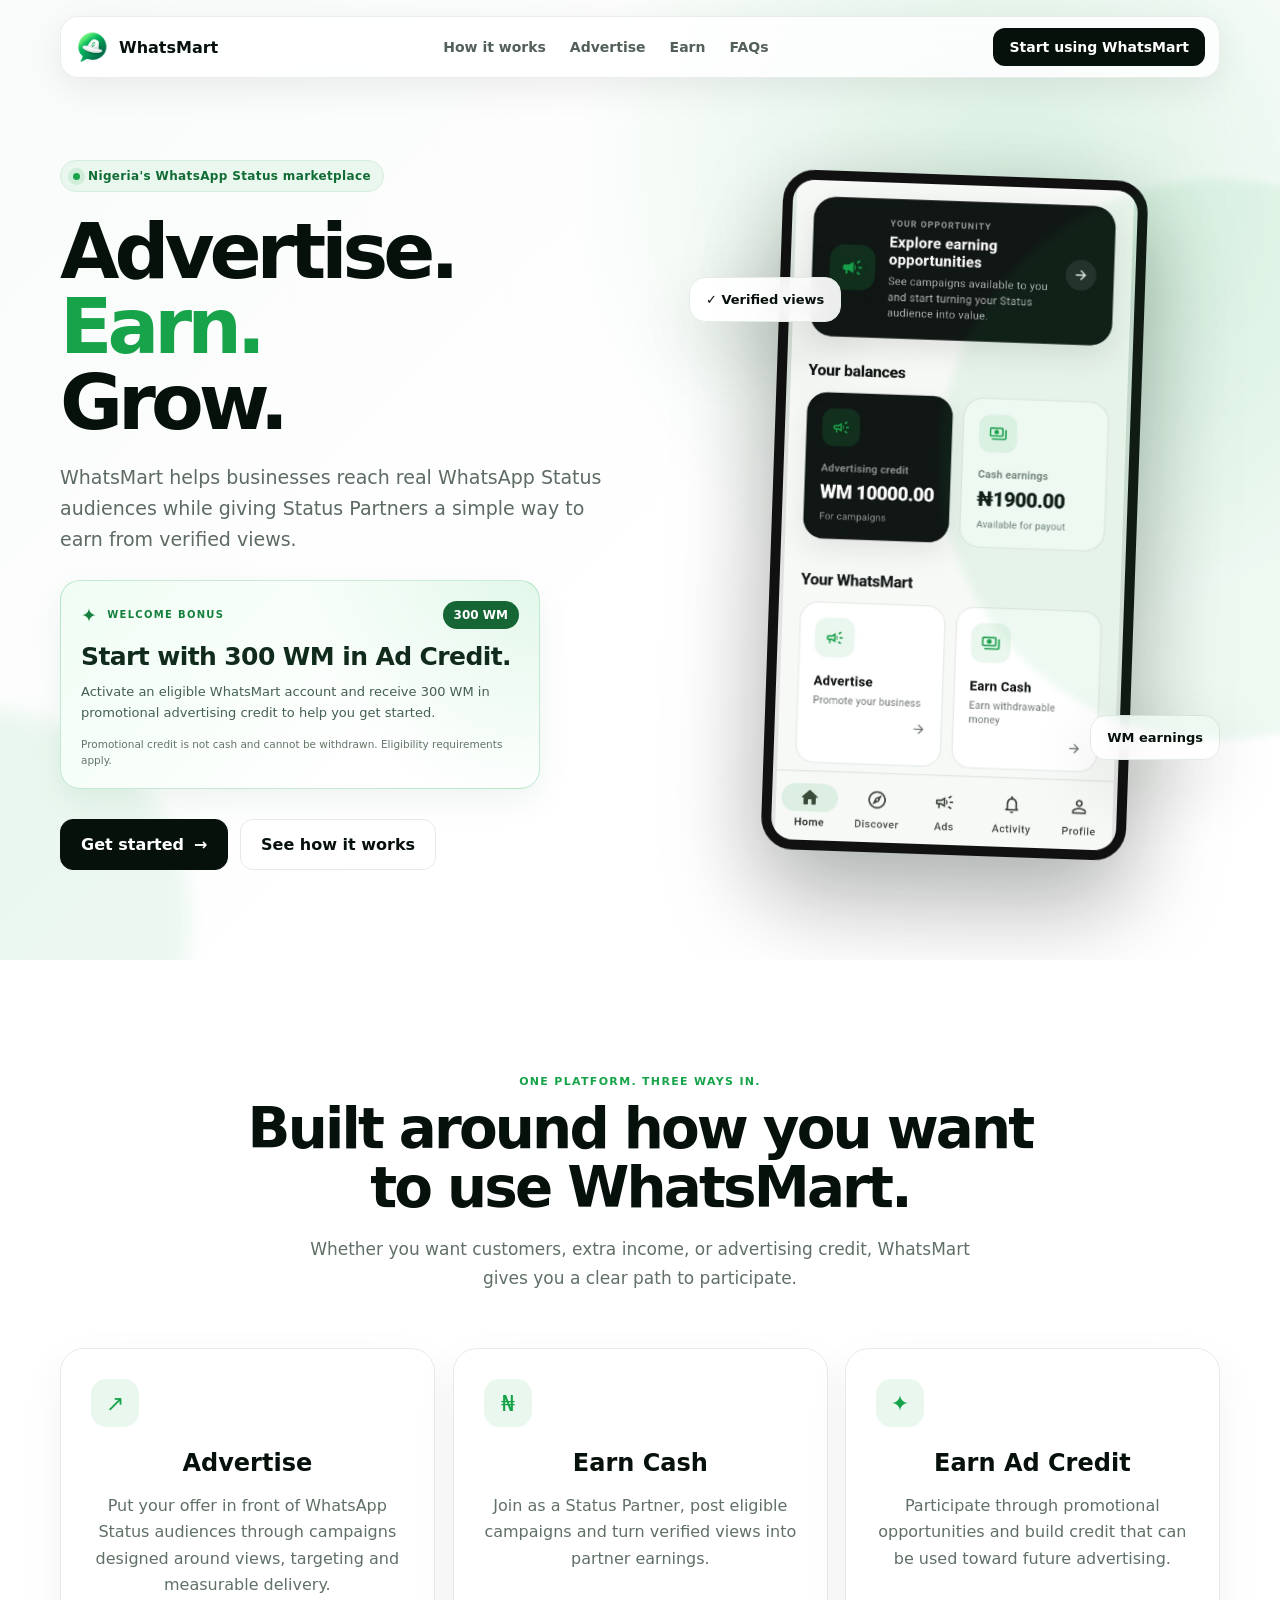
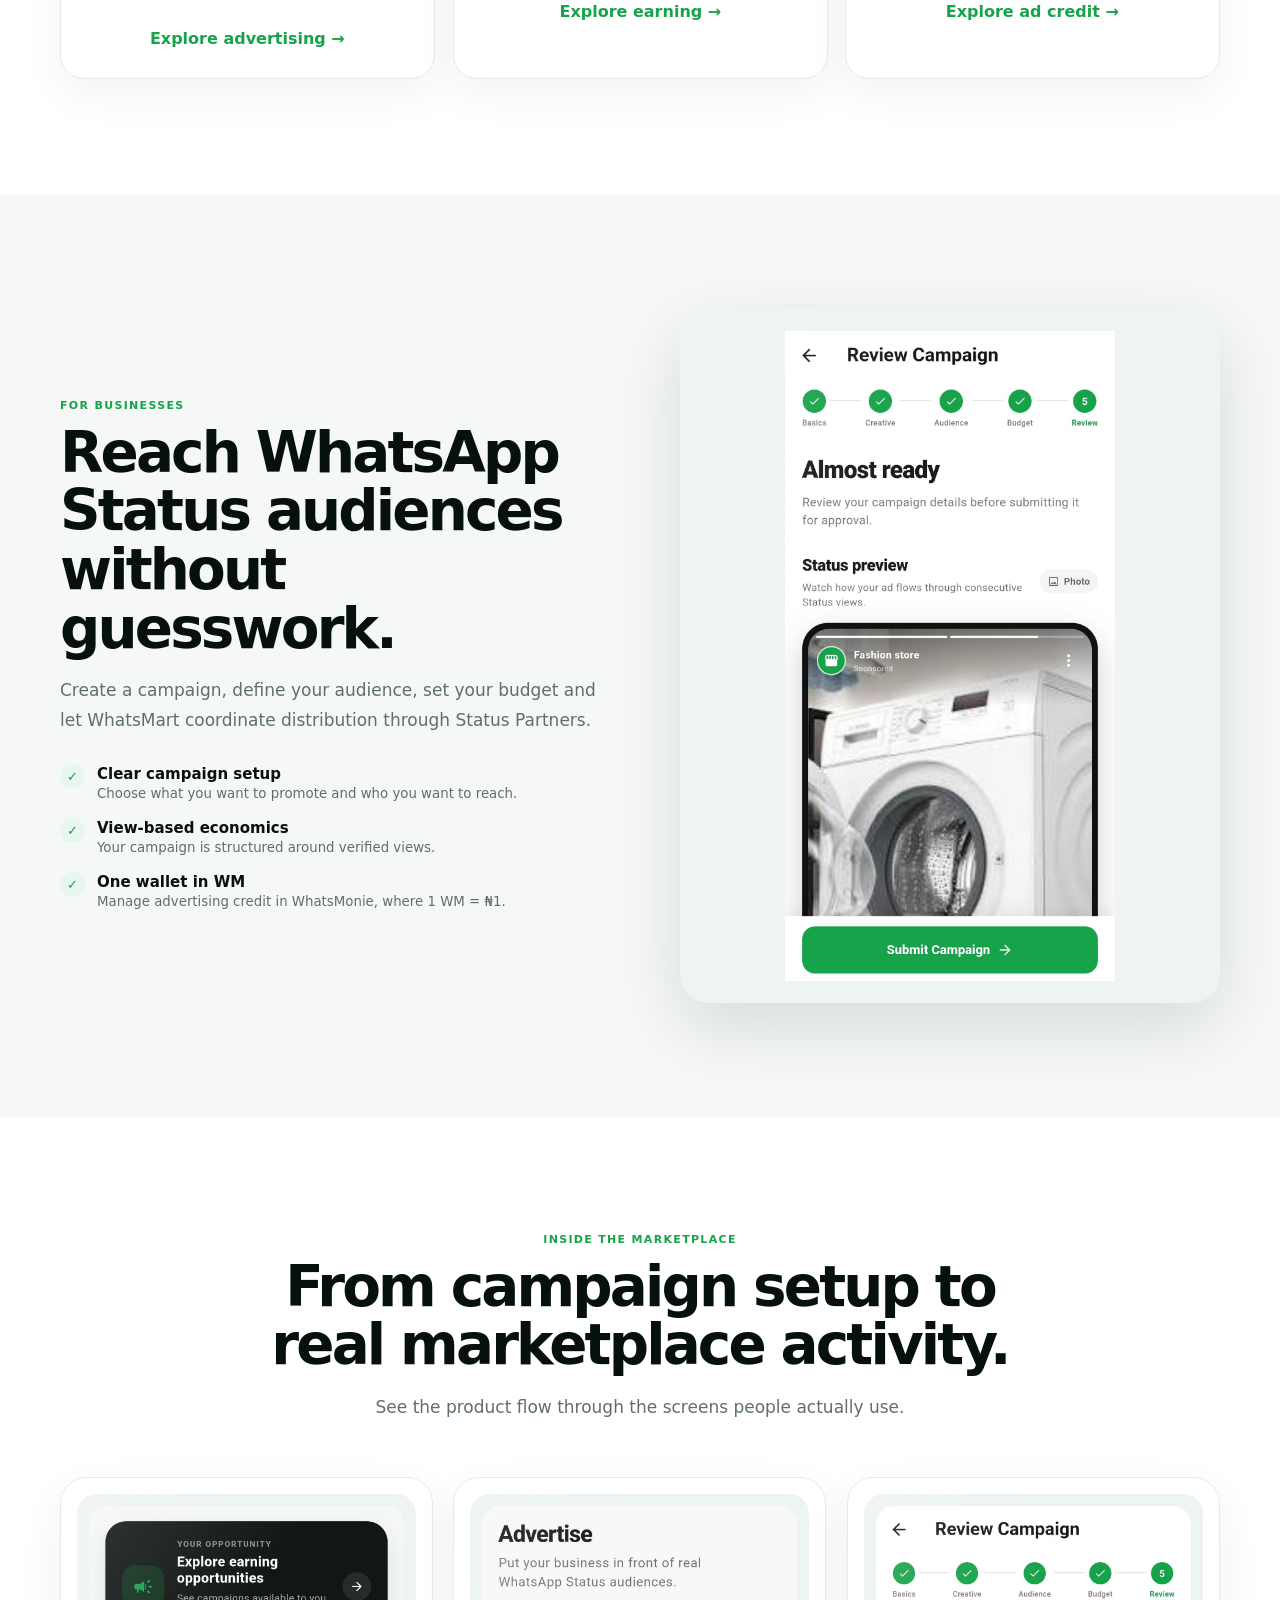
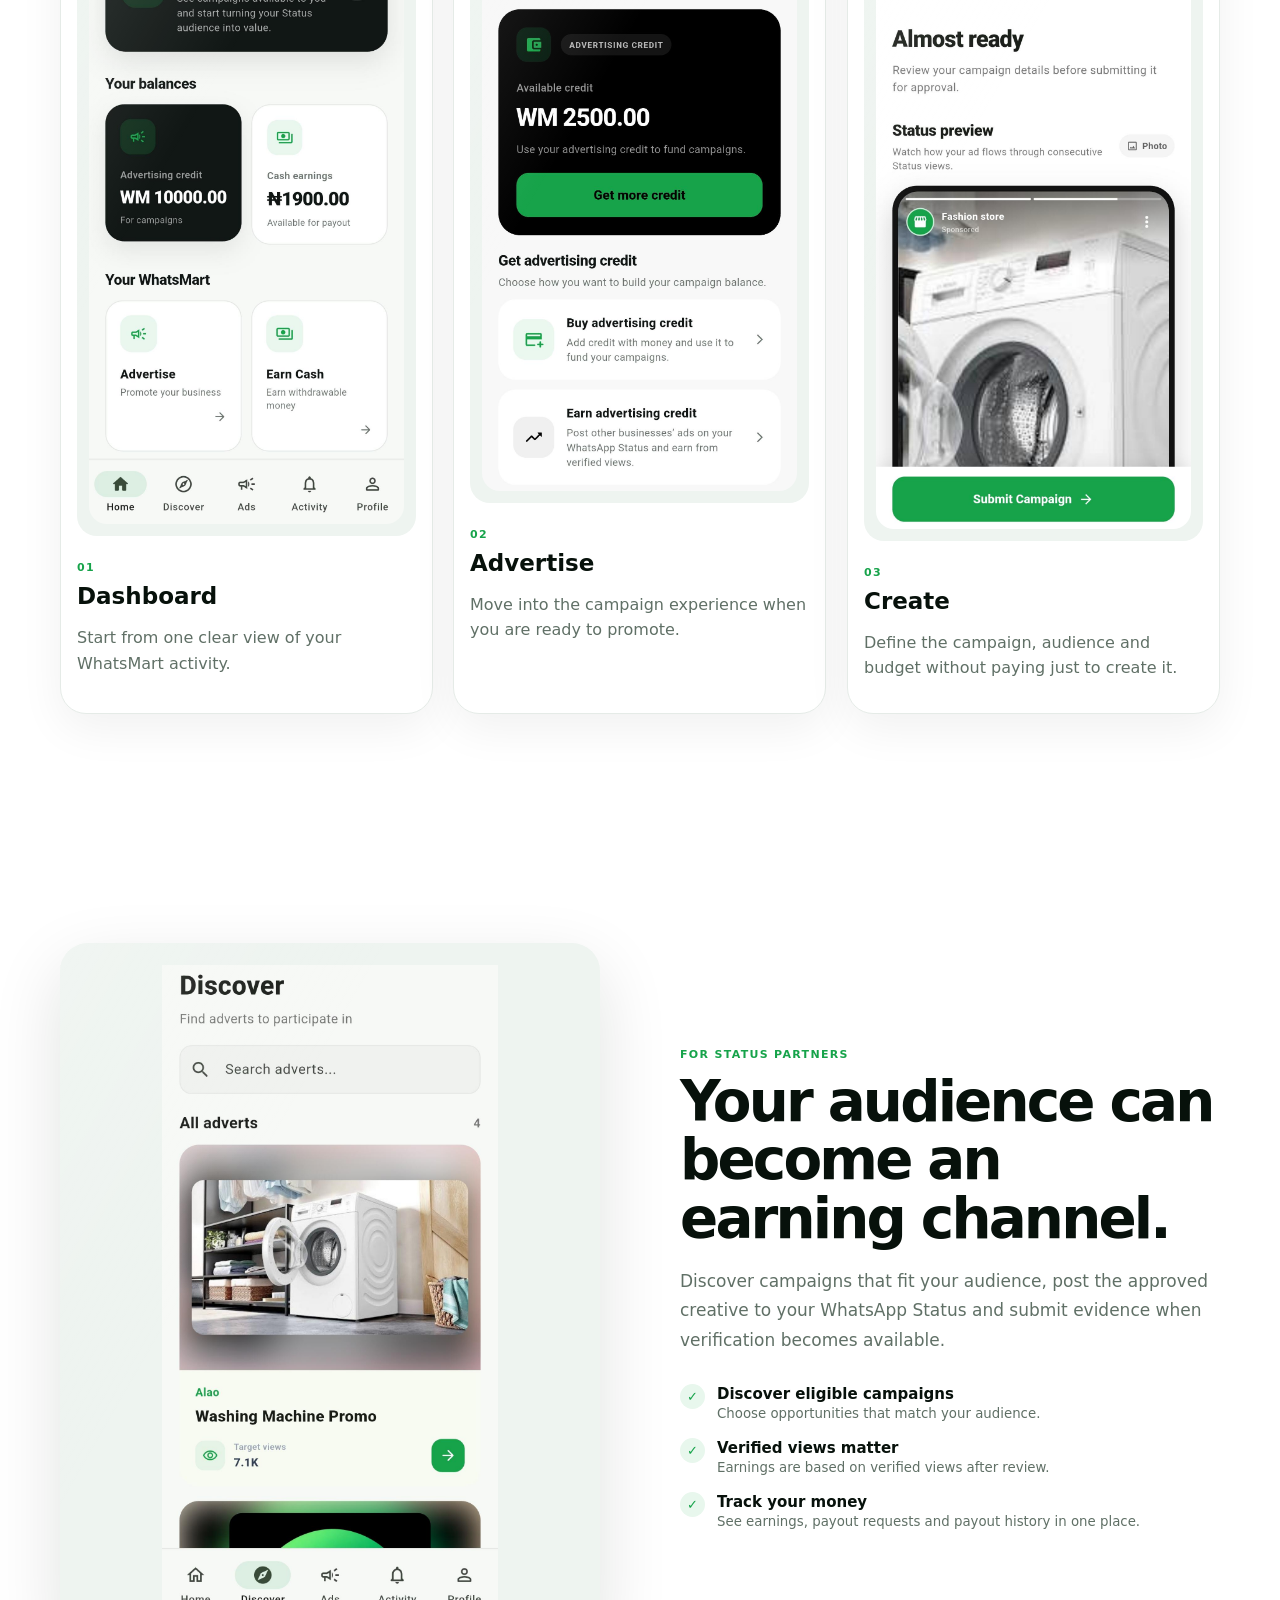
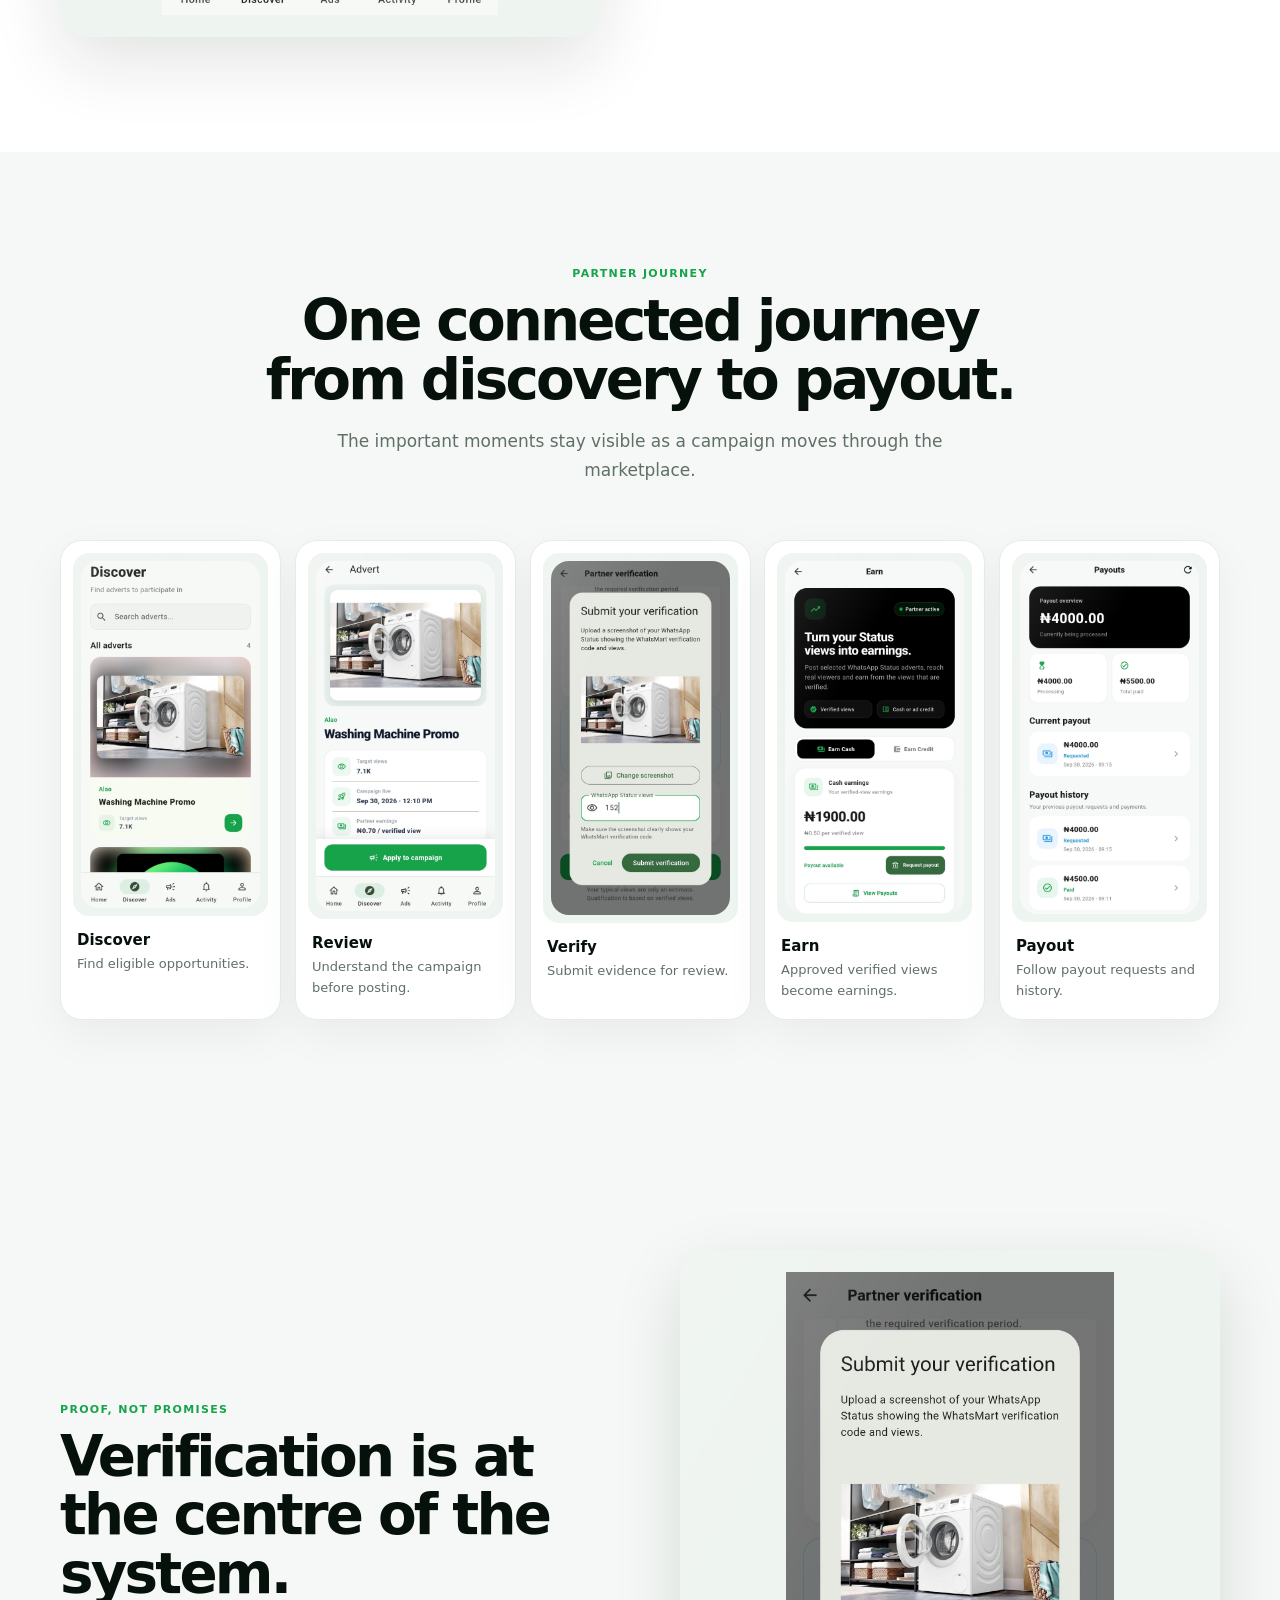
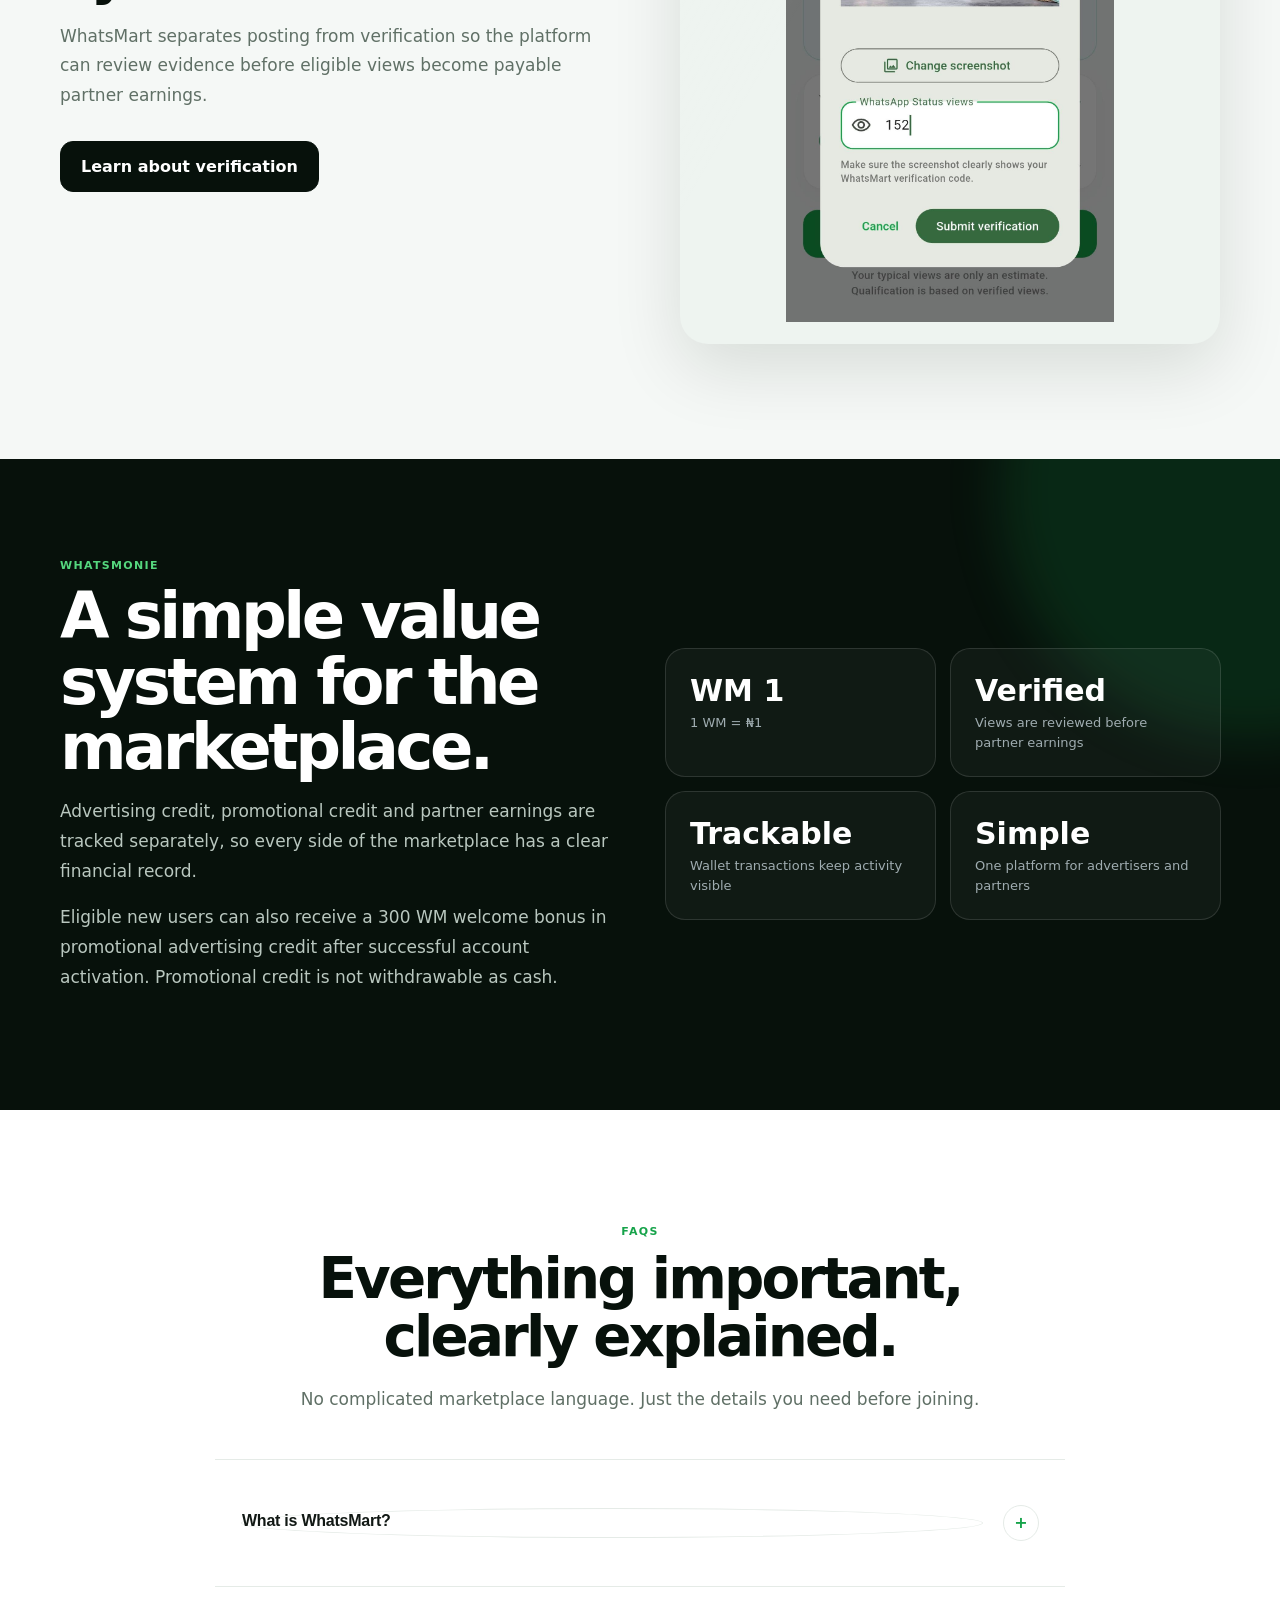
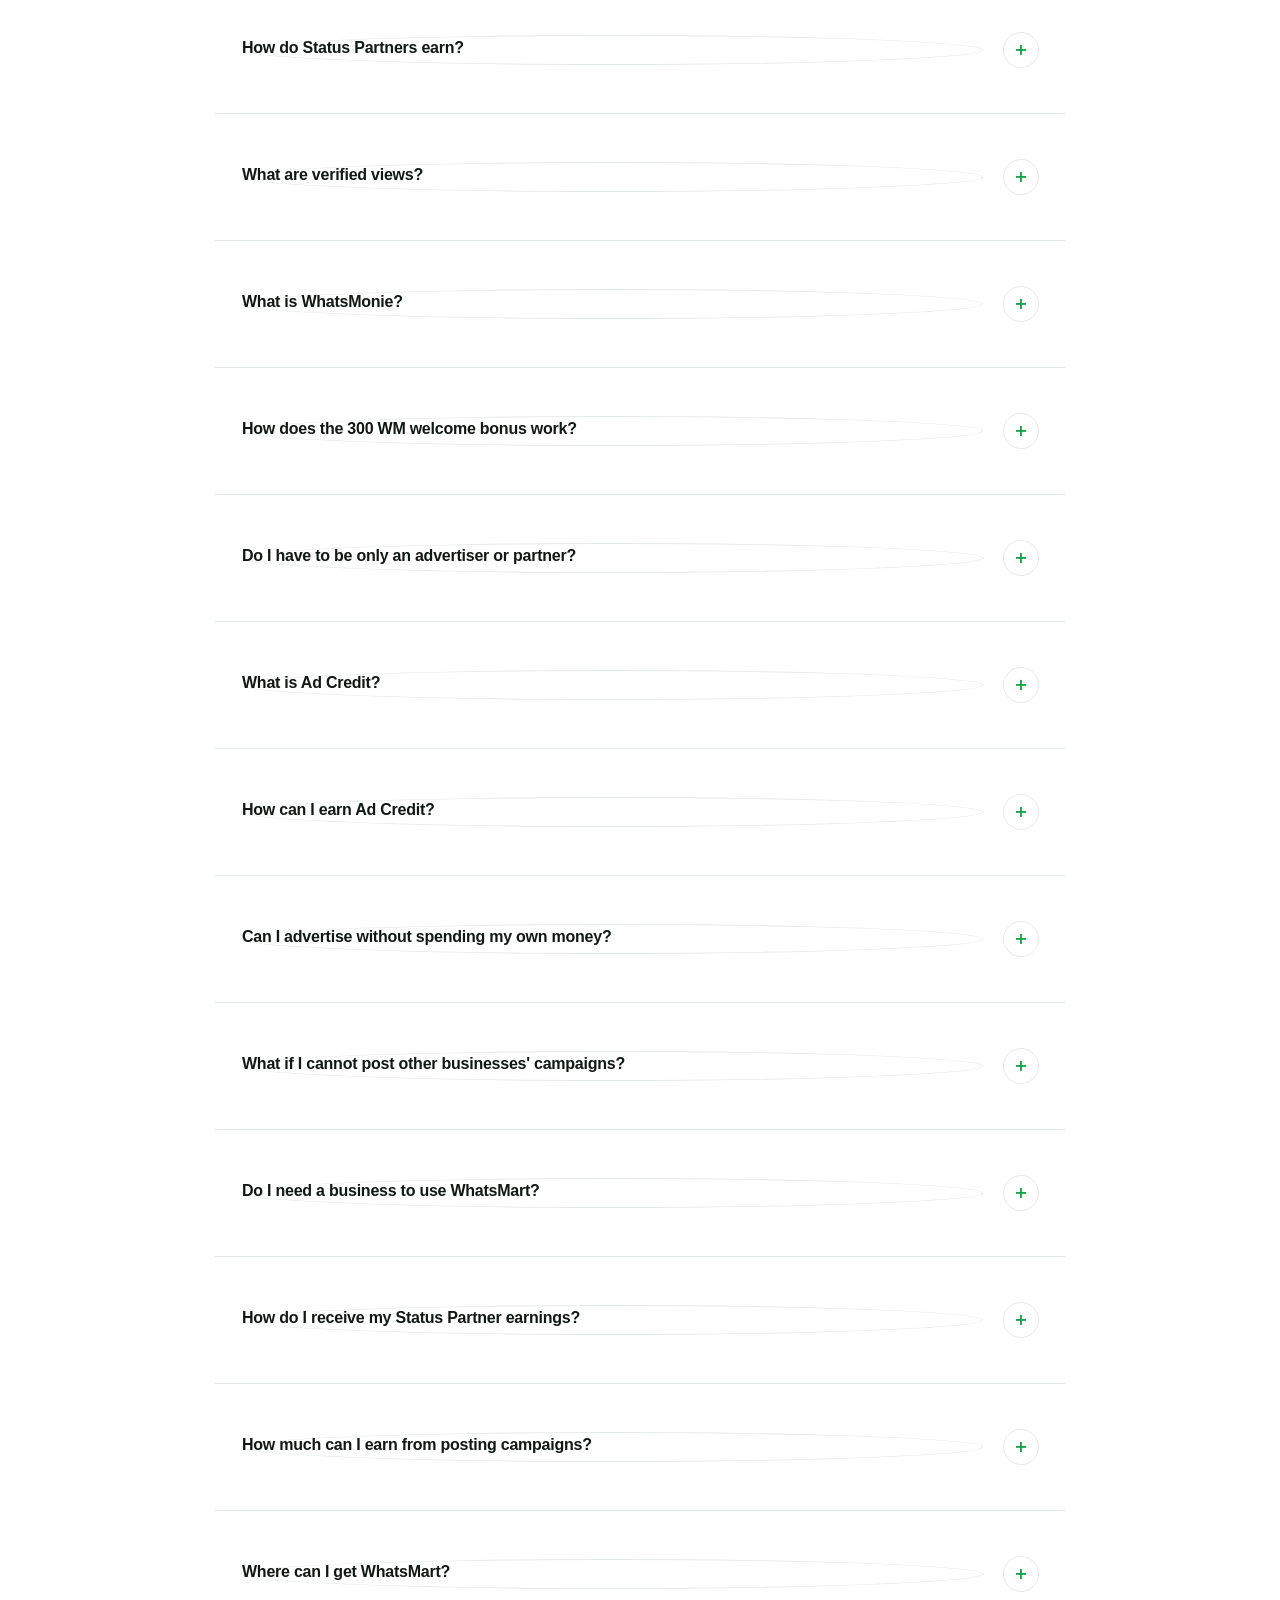
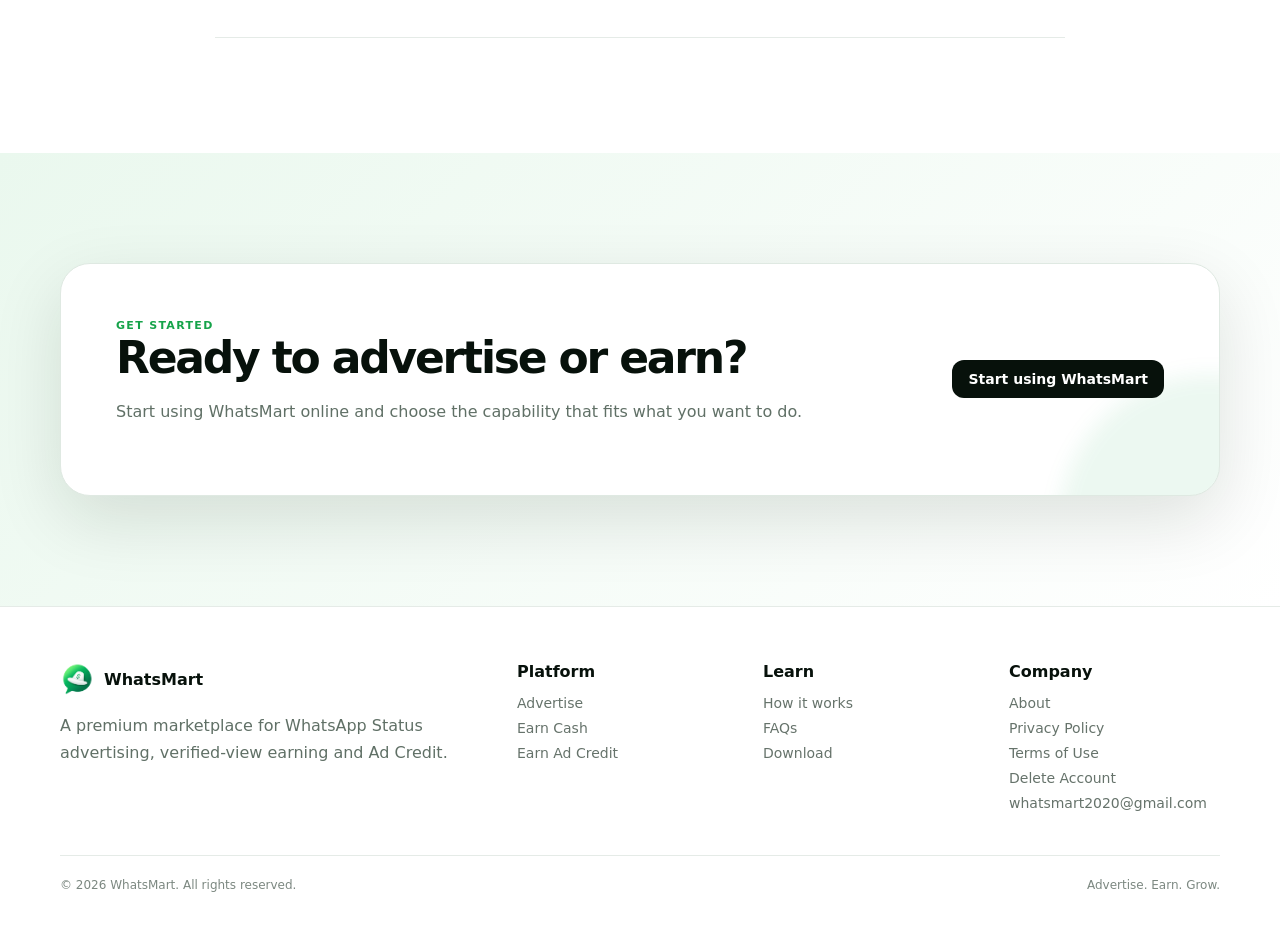
<file: index.html>
<!doctype html>
<html lang="en">
<head>
    <meta charset="UTF-8">
    <meta name="viewport" content="width=device-width, initial-scale=1.0">

    <title>WhatsMart — Advertise. Earn. Grow.</title>
    <link rel="icon" type="image/png" href="assets/icons/whatsmart_logo.png">
<link rel="apple-touch-icon" href="assets/icons/whatsmart_logo.png">
    
<meta
  name="description"
  content="Advertise through WhatsApp Status audiences, earn from verified views, and explore WhatsMart. Eligible new users can receive 300 WM in promotional advertising credit."
>


    <link rel="stylesheet" href="style.css">
</head>

<body>

<!-- =======================================================
     NAVIGATION
     ======================================================= -->

<nav class="nav">

  <a class="brand" href="#top">
    <img
      src="assets/icons/whatsmart_logo.png"
      alt="WhatsMart"
    >
    <span>WhatsMart</span>
  </a>

  <div class="links">
    <a href="#roles">How it works</a>
    <a href="#advertise">Advertise</a>
    <a href="#earn">Earn</a>
    <a href="#faq">FAQs</a>
  </div>

  <a
    class="navcta"
    href="https://app.whatsmart.com.ng"
    target="_blank"
    rel="noopener noreferrer"
  >
    Start using WhatsMart
  </a>

</nav>

<main id="top">

<!-- =======================================================
     HERO
     ======================================================= -->

<section class="hero">

  <div class="wrap heroGrid">

    <div class="reveal">

      <div class="eyebrow">
        <i></i>
        Nigeria's WhatsApp Status marketplace
      </div>

      <h1>
        Advertise.
        <span>Earn.</span>
        <br>
        Grow.
      </h1>

      <p class="lead">
        WhatsMart helps businesses reach real WhatsApp Status
        audiences while giving Status Partners a simple way to
        earn from verified views.
      </p>

      
<!-- ONBOARDING BONUS -->
<div class="bonusOffer reveal">
  <div class="bonusOfferTop">
    <span class="bonusSpark">✦</span>
    <span>WELCOME BONUS</span>
    <span class="bonusPill">300 WM</span>
  </div>

  <h2>Start with 300 WM in Ad Credit.</h2>

  <p>
    Activate an eligible WhatsMart account and receive
    300 WM in promotional advertising credit to help
    you get started.
  </p>

  <small>
    Promotional credit is not cash and cannot be withdrawn.
    Eligibility requirements apply.
  </small>
</div>


      <div class="actions">

        <a class="btn primary" href="#download">
          Get started
          <span>→</span>
        </a>

        <a class="btn secondary" href="#roles">
          See how it works
        </a>

      </div>

    </div>

    <div class="heroVisual reveal">

      <div class="phone">
        <img
          src="assets/images/dashboard.png"
          alt="WhatsMart dashboard"
        >
      </div>

      <div class="float one">
        ✓ Verified views
      </div>

      <div class="float two">
        WM earnings
      </div>

    </div>

  </div>

</section>

<!-- =======================================================
     ROLES
     ======================================================= -->

<section class="section" id="roles">

  <div class="wrap center">

    <div class="kicker">
      One platform. Three ways in.
    </div>

    <h2>
      Built around how you want to use WhatsMart.
    </h2>

    <p class="sectionIntro">
      Whether you want customers, extra income, or advertising
      credit, WhatsMart gives you a clear path to participate.
    </p>

    <div class="roles">

      <article class="role reveal">

        <div class="roleIcon">
          ↗
        </div>

        <h3>
          Advertise
        </h3>

        <p>
          Put your offer in front of WhatsApp Status audiences
          through campaigns designed around views, targeting
          and measurable delivery.
        </p>

        <a href="#advertise">
          Explore advertising →
        </a>

      </article>

      <article class="role reveal">

        <div class="roleIcon">
          ₦
        </div>

        <h3>
          Earn Cash
        </h3>

        <p>
          Join as a Status Partner, post eligible campaigns
          and turn verified views into partner earnings.
        </p>

        <a href="#earn">
          Explore earning →
        </a>

      </article>

      <article class="role reveal">

        <div class="roleIcon">
          ✦
        </div>

        <h3>
          Earn Ad Credit
        </h3>

        <p>
          Participate through promotional opportunities and
          build credit that can be used toward future
          advertising.
        </p>

        <a href="#credit">
          Explore ad credit →
        </a>

      </article>

    </div>

  </div>

</section>

<!-- =======================================================
     ADVERTISE
     ======================================================= -->

<section class="section soft" id="advertise">

  <div class="wrap showcase">

    <div class="copy reveal">

      <div class="kicker">
        For businesses
      </div>

      <h2>
        Reach WhatsApp Status audiences without guesswork.
      </h2>

      <p>
        Create a campaign, define your audience, set your
        budget and let WhatsMart coordinate distribution
        through Status Partners.
      </p>

      <div class="bullets">

        <div class="bullet">

          <span class="check">
            ✓
          </span>

          <div>
            <b>
              Clear campaign setup
            </b>
            <br>
            <small>
              Choose what you want to promote and who you want
              to reach.
            </small>
          </div>

        </div>

        <div class="bullet">

          <span class="check">
            ✓
          </span>

          <div>
            <b>
              View-based economics
            </b>
            <br>
            <small>
              Your campaign is structured around verified views.
            </small>
          </div>

        </div>

        <div class="bullet">

          <span class="check">
            ✓
          </span>

          <div>
            <b>
              One wallet in WM
            </b>
            <br>
            <small>
              Manage advertising credit in WhatsMonie,
              where 1 WM = ₦1.
            </small>
          </div>

        </div>

      </div>

    </div>

    <div class="shot reveal">

      <img
        src="assets/images/create-campaign.png"
        alt="Create a WhatsMart campaign"
      >

    </div>

  </div>

</section>

<!-- =======================================================
     PRODUCT FLOW
     ======================================================= -->

<section class="section productFlow">

  <div class="wrap center">

    <div class="kicker">
      Inside the marketplace
    </div>

    <h2>
      From campaign setup to real marketplace activity.
    </h2>

    <p class="sectionIntro">
      See the product flow through the screens people
      actually use.
    </p>

    <div class="flowGrid">

      <article class="flowCard reveal">

        <div class="flowShot">

          <img
            src="assets/images/dashboard.png"
            alt="WhatsMart dashboard"
          >

        </div>

        <span>
          01
        </span>

        <h3>
          Dashboard
        </h3>

        <p>
          Start from one clear view of your WhatsMart activity.
        </p>

      </article>

      <article class="flowCard reveal">

        <div class="flowShot">

          <img
            src="assets/images/advertise.png"
            alt="WhatsMart advertising"
          >

        </div>

        <span>
          02
        </span>

        <h3>
          Advertise
        </h3>

        <p>
          Move into the campaign experience when you are ready
          to promote.
        </p>

      </article>

      <article class="flowCard reveal">

        <div class="flowShot">

          <img
            src="assets/images/create-campaign.png"
            alt="WhatsMart campaign creation"
          >

        </div>

        <span>
          03
        </span>

        <h3>
          Create
        </h3>

        <p>
          Define the campaign, audience and budget without
          paying just to create it.
        </p>

      </article>

    </div>

  </div>

</section>

<!-- =======================================================
     EARN
     ======================================================= -->

<section class="section" id="earn">

  <div class="wrap showcase">

    <div class="shot reveal">

      <img
        src="assets/images/discover-campaigns.png"
        alt="Discover WhatsMart campaigns"
      >

    </div>

    <div class="copy reveal">

      <div class="kicker">
        For Status Partners
      </div>

      <h2>
        Your audience can become an earning channel.
      </h2>

      <p>
        Discover campaigns that fit your audience, post the
        approved creative to your WhatsApp Status and submit
        evidence when verification becomes available.
      </p>

      <div class="bullets">

        <div class="bullet">

          <span class="check">
            ✓
          </span>

          <div>
            <b>
              Discover eligible campaigns
            </b>
            <br>
            <small>
              Choose opportunities that match your audience.
            </small>
          </div>

        </div>

        <div class="bullet">

          <span class="check">
            ✓
          </span>

          <div>
            <b>
              Verified views matter
            </b>
            <br>
            <small>
              Earnings are based on verified views after review.
            </small>
          </div>

        </div>

        <div class="bullet">

          <span class="check">
            ✓
          </span>

          <div>
            <b>
              Track your money
            </b>
            <br>
            <small>
              See earnings, payout requests and payout history
              in one place.
            </small>
          </div>

        </div>

      </div>

    </div>

  </div>

</section>

<!-- =======================================================
     PARTNER JOURNEY — ALL FIVE SCREENS
     ======================================================= -->

<section class="section journey soft">

  <div class="wrap center">

    <div class="kicker">
      Partner journey
    </div>

    <h2>
      One connected journey from discovery to payout.
    </h2>

    <p class="sectionIntro">
      The important moments stay visible as a campaign moves
      through the marketplace.
    </p>

    <div class="journeyGrid">

      <article class="journeyCard reveal">

        <div class="journeyShot">

          <img
            src="assets/images/discover-campaigns.png"
            alt="Discover campaigns"
          >

        </div>

        <b>
          Discover
        </b>

        <span>
          Find eligible opportunities.
        </span>

      </article>

      <article class="journeyCard reveal">

        <div class="journeyShot">

          <img
            src="assets/images/campaign-detail.png"
            alt="Campaign details"
          >

        </div>

        <b>
          Review
        </b>

        <span>
          Understand the campaign before posting.
        </span>

      </article>

      <article class="journeyCard reveal">

        <div class="journeyShot">

          <img
            src="assets/images/verification.png"
            alt="Campaign verification"
          >

        </div>

        <b>
          Verify
        </b>

        <span>
          Submit evidence for review.
        </span>

      </article>

      <article class="journeyCard reveal">

        <div class="journeyShot">

          <img
            src="assets/images/earnings.png"
            alt="WhatsMart earnings"
          >

        </div>

        <b>
          Earn
        </b>

        <span>
          Approved verified views become earnings.
        </span>

      </article>

      <article class="journeyCard reveal">

        <div class="journeyShot">

          <img
            src="assets/images/payouts.png"
            alt="WhatsMart payouts"
          >

        </div>

        <b>
          Payout
        </b>

        <span>
          Follow payout requests and history.
        </span>

      </article>

    </div>

  </div>

</section>

<!-- =======================================================
     VERIFICATION
     ======================================================= -->

<section class="section soft">

  <div class="wrap showcase">

    <div class="copy reveal">

      <div class="kicker">
        Proof, not promises
      </div>

      <h2>
        Verification is at the centre of the system.
      </h2>

      <p>
        WhatsMart separates posting from verification so the
        platform can review evidence before eligible views
        become payable partner earnings.
      </p>

      <div class="actions">
        <a class="btn primary" href="#faq">
          Learn about verification
        </a>
      </div>

    </div>

    <div class="shot reveal">

      <img
        src="assets/images/verification.png"
        alt="WhatsMart verification screen"
      >

    </div>

  </div>

</section>


<!-- =======================================================
     WHATS MONIE
     ======================================================= -->

<section class="band" id="credit">

  <div class="wrap bandGrid">

    <div class="reveal">

      <div class="kicker" style="color:#55d77e">
        WhatsMonie
      </div>

      <h2>
        A simple value system for the marketplace.
      </h2>

     
<p>
  Advertising credit, promotional credit and partner
  earnings are tracked separately, so every side of the
  marketplace has a clear financial record.
</p>

<p>
  Eligible new users can also receive a 300 WM welcome
  bonus in promotional advertising credit after successful
  account activation. Promotional credit is not withdrawable
  as cash.
</p>

    </div>

    <div class="miniStats reveal">

      <div class="stat">
        <strong>WM 1</strong>
        <span>
          1 WM = ₦1
        </span>
      </div>

      <div class="stat">
        <strong>Verified</strong>
        <span>
          Views are reviewed before partner earnings
        </span>
      </div>

      <div class="stat">
        <strong>Trackable</strong>
        <span>
          Wallet transactions keep activity visible
        </span>
      </div>

      <div class="stat">
        <strong>Simple</strong>
        <span>
          One platform for advertisers and partners
        </span>
      </div>

    </div>

  </div>

</section>


<!-- =======================================================
     FAQ
     ======================================================= -->
<!-- =======================================================
     FAQ
     ======================================================= -->

<section class="section" id="faq">

  <div class="wrap center">

    <div class="kicker">
      FAQs
    </div>

    <h2>
      Everything important, clearly explained.
    </h2>

    <p class="sectionIntro">
      No complicated marketplace language. Just the details
      you need before joining.
    </p>

    <div class="faq">


      <!-- 1 -->

      <div class="q">

        <button
          type="button"
          aria-expanded="false"
        >
          <span class="questionText">
            What is WhatsMart?
          </span>

          <span class="plus">
            +
          </span>
        </button>

        <div class="ans">
          WhatsMart connects businesses and vendors that want
          WhatsApp Status exposure with people who can distribute
          eligible campaigns through their Status audiences.
        </div>

      </div>


      <!-- 2 -->

      <div class="q">

        <button
          type="button"
          aria-expanded="false"
        >
          <span class="questionText">
            How do Status Partners earn?
          </span>

          <span class="plus">
            +
          </span>
        </button>

        <div class="ans">
          Status Partners post assigned campaign creatives to
          their WhatsApp Status and submit evidence when
          verification becomes available. Approved verified views
          can generate cash earnings according to WhatsMart's
          current rates and rules.
        </div>

      </div>


      <!-- 3 -->

      <div class="q">

        <button
          type="button"
          aria-expanded="false"
        >
          <span class="questionText">
            What are verified views?
          </span>

          <span class="plus">
            +
          </span>
        </button>

        <div class="ans">
          Verified views are views accepted through WhatsMart's
          campaign verification process. Submitted evidence is
          reviewed before views are credited as verified.
        </div>

      </div>


      <!-- 4 -->

      <div class="q">

        <button
          type="button"
          aria-expanded="false"
        >
          <span class="questionText">
            What is WhatsMonie?
          </span>

          <span class="plus">
            +
          </span>
        </button>

        <div class="ans">
          WhatsMonie, abbreviated WM, is WhatsMart's internal
          value display. The platform uses WM for advertising
          balances and earnings records, with 1 WM representing ₦1.
        </div>

      </div>



      
<!-- WELCOME BONUS -->

<div class="q">
  <button
    type="button"
    aria-expanded="false"
  >
    <span class="questionText">
      How does the 300 WM welcome bonus work?
    </span>

    <span class="plus">+</span>
  </button>

  <div class="ans">
    Eligible new users can receive 300 WM in promotional
    advertising credit after successfully activating their
    WhatsMart account. Eligibility depends on the account
    capabilities activated and WhatsMart's bonus rules.
    The promotional credit can be used toward advertising
    but cannot be withdrawn as cash. The bonus is not
    guaranteed for every registration.
  </div>
</div>


      <!-- 5 -->

      <div class="q">

        <button
          type="button"
          aria-expanded="false"
        >
          <span class="questionText">
            Do I have to be only an advertiser or partner?
          </span>

          <span class="plus">
            +
          </span>
        </button>

        <div class="ans">
          No. WhatsMart is built around different capabilities.
          Eligible users can activate additional capabilities
          instead of being permanently limited to one role.
        </div>

      </div>


      <!-- 6 -->

      <div class="q">

        <button
          type="button"
          aria-expanded="false"
        >
          <span class="questionText">
            What is Ad Credit?
          </span>

          <span class="plus">
            +
          </span>
        </button>

        <div class="ans">
          Ad Credit is advertising value that a business owner
          or vendor can earn by posting other businesses'
          campaigns through WhatsMart. The earned Ad Credit can
          then be used to sponsor their own campaign.
        </div>

      </div>


      <!-- 7 -->

      <div class="q">

        <button
          type="button"
          aria-expanded="false"
        >
          <span class="questionText">
            How can I earn Ad Credit?
          </span>

          <span class="plus">
            +
          </span>
        </button>

        <div class="ans">
          Business owners and vendors can earn Ad Credit by
          participating in eligible campaigns and posting other
          businesses' campaigns through WhatsMart. The earned
          credit can be used toward advertising their own business.
        </div>

      </div>


      <!-- 8 -->

      <div class="q">

        <button
          type="button"
          aria-expanded="false"
        >
          <span class="questionText">
            Can I advertise without spending my own money?
          </span>

          <span class="plus">
            +
          </span>
        </button>

        <div class="ans">
          Yes. A business owner or vendor can earn Ad Credit by
          posting eligible campaigns for other businesses and
          then use that earned credit to sponsor their own campaign.
        </div>

      </div>


      <!-- 9 -->

      <div class="q">

        <button
          type="button"
          aria-expanded="false"
        >
          <span class="questionText">
            What if I cannot post other businesses' campaigns?
          </span>

          <span class="plus">
            +
          </span>
        </button>

        <div class="ans">
          You can still advertise. If you do not want or cannot
          participate in campaigns for other businesses, you can
          purchase Ad Credit with money and use it to sponsor
          your own campaign.
        </div>

      </div>


      <!-- 10 -->

      <div class="q">

        <button
          type="button"
          aria-expanded="false"
        >
          <span class="questionText">
            Do I need a business to use WhatsMart?
          </span>

          <span class="plus">
            +
          </span>
        </button>

        <div class="ans">
          No. WhatsMart supports different capabilities. Businesses
          and vendors can advertise or earn Ad Credit through
          eligible campaigns, while eligible Status Partners can
          earn cash from verified views.
        </div>

      </div>


      <!-- 11 -->

      <div class="q">

        <button
          type="button"
          aria-expanded="false"
        >
          <span class="questionText">
            How do I receive my Status Partner earnings?
          </span>

          <span class="plus">
            +
          </span>
        </button>

        <div class="ans">
          Once eligible earnings are available, a Status Partner
          can request a payout through WhatsMart. Payout requests
          are reviewed and processed according to WhatsMart's
          current payout requirements.
        </div>

      </div>


      <!-- 12 -->

      <div class="q">

        <button
          type="button"
          aria-expanded="false"
        >
          <span class="questionText">
            How much can I earn from posting campaigns?
          </span>

          <span class="plus">
            +
          </span>
        </button>

        <div class="ans">
          Status Partner earnings are based on approved verified
          views. The amount depends on the current partner rate
          and the number of verified views credited to your
          campaigns.
        </div>

      </div>


      <!-- 13 -->

      <div class="q">

        <button
          type="button"
          aria-expanded="false"
        >
          <span class="questionText">
            Where can I get WhatsMart?
          </span>

          <span class="plus">
            +
          </span>
        </button>

        <div class="ans">
          WhatsMart is available as an Android app. Use the
          Google Play button below to access the app listing.
        </div>

      </div>


    </div>

  </div>

</section>


<!-- =======================================================
     START USING WHATSМART CTA
     ======================================================= -->

<section class="download" id="download">

  <div class="wrap">

    <div class="downloadBox reveal">

      <div>

        <div class="kicker">
          Get Started
        </div>

        <h2>
          Ready to advertise or earn?
        </h2>

        <p>
          Start using WhatsMart online and choose the capability
          that fits what you want to do.
        </p>

      </div>

      <a
        class="navcta"
        href="https://app.whatsmart.com.ng"
        target="_blank"
        rel="noopener noreferrer"
        aria-label="Start using WhatsMart online"
      >
        Start using WhatsMart
      </a>

    </div>

  </div>

</section>

<!-- =======================================================
     FOOTER
     ======================================================= -->

<footer class="footer">

  <div class="wrap footerGrid">

    <div>

      <a class="brand" href="#top">

        <img
          src="assets/icons/whatsmart_logo.png"
          alt="WhatsMart"
        >

        <span>
          WhatsMart
        </span>

      </a>

      <p>
        A premium marketplace for WhatsApp Status advertising,
        verified-view earning and Ad Credit.
      </p>

    </div>


    <div>

      <h4>
        Platform
      </h4>

      <a href="#advertise">
        Advertise
      </a>

      <a href="#earn">
        Earn Cash
      </a>

      <a href="#credit">
        Earn Ad Credit
      </a>

    </div>


    <div>

      <h4>
        Learn
      </h4>

      <a href="#roles">
        How it works
      </a>

      <a href="#faq">
        FAQs
      </a>

      <a href="#download">
        Download
      </a>

    </div>


    <div>

      <h4>
        Company
      </h4>

      <a href="#">
        About
      </a>

      <a href="privacy.html">
        Privacy Policy
      </a>

      <a href="terms.html">
        Terms of Use
      </a>

      <a href="delete-account.html">
        Delete Account
      </a>

      <a href="mailto:whatsmart2020@gmail.com">
        whatsmart2020@gmail.com
      </a>

    </div>

  </div>


  <div class="wrap copyright">

    <span>
      © 2026 WhatsMart. All rights reserved.
    </span>

    <span>
      Advertise. Earn. Grow.
    </span>

  </div>

</footer>

<!-- =======================================================
     PREMIUM INTERACTION ENGINE
     ======================================================= -->

<script>

(() => {

  /* -------------------------------------------------------
     MOTION PREFERENCE
     ------------------------------------------------------- */

  const reduced =
    window.matchMedia(
      '(prefers-reduced-motion: reduce)'
    ).matches;


  /* -------------------------------------------------------
     NAVIGATION
     ------------------------------------------------------- */

  const nav =
    document.querySelector('.nav');


  const navUpdate = () => {

    if (!nav) return;

    nav.classList.toggle(
      'scrolled',
      window.scrollY > 30
    );

  };


  navUpdate();

  window.addEventListener(
    'scroll',
    navUpdate,
    { passive:true }
  );


  /* -------------------------------------------------------
     SCROLL REVEAL
     ------------------------------------------------------- */

  const reveals =
    document.querySelectorAll('.reveal');


  if (
    !reduced &&
    'IntersectionObserver' in window
  ) {

    const revealObserver =
      new IntersectionObserver(

        entries => {

          entries.forEach(entry => {

            if (!entry.isIntersecting) return;

            entry.target.classList.add('show');

            revealObserver.unobserve(
              entry.target
            );

          });

        },

        {
          threshold:.12,
          rootMargin:'0px 0px -40px'
        }

      );


    reveals.forEach((element,index) => {

      element.style.transitionDelay =
        Math.min(index % 5,4) * 70 + 'ms';

      revealObserver.observe(element);

    });

  } else {

    reveals.forEach(element => {

      element.classList.add('show');

    });

  }


  /* -------------------------------------------------------
     SMOOTH INTERNAL NAVIGATION
     ------------------------------------------------------- */

  document
    .querySelectorAll('a[href^="#"]')
    .forEach(link => {

      link.addEventListener(
        'click',
        event => {

          const id =
            link.getAttribute('href');

          const target =
            id &&
            id !== '#' &&
            document.querySelector(id);

          if (!target) return;

          event.preventDefault();

          const offset =
            nav
              ? nav.offsetHeight + 25
              : 25;

          window.scrollTo({

            top:
              target.getBoundingClientRect().top +
              window.scrollY -
              offset,

            behavior:
              reduced
                ? 'auto'
                : 'smooth'

          });

        }
      );

    });


  /* -------------------------------------------------------
     FAQ ACCORDION
     ------------------------------------------------------- */

  document
    .querySelectorAll('.q button')
    .forEach(button => {

      button.addEventListener(
        'click',
        () => {

          const item =
            button.parentElement;

          const wasOpen =
            item.classList.contains('open');


          document
            .querySelectorAll('.q')
            .forEach(question => {

              question.classList.remove(
                'open'
              );

              const questionButton =
                question.querySelector(
                  'button'
                );

              if (questionButton) {

                questionButton.setAttribute(
                  'aria-expanded',
                  'false'
                );

              }

            });


          if (!wasOpen) {

            item.classList.add(
              'open'
            );

            button.setAttribute(
              'aria-expanded',
              'true'
            );

          }

        }
      );

    });


  /* -------------------------------------------------------
     PREMIUM 3D CARD INTERACTION
     ------------------------------------------------------- */

  if (
    !reduced &&
    window.matchMedia(
      '(pointer:fine)'
    ).matches
  ) {

    document
      .querySelectorAll(
        '.role,.flowCard,.journeyCard,.stat'
      )
      .forEach(card => {

        card.addEventListener(
          'mousemove',
          event => {

            const rect =
              card.getBoundingClientRect();

            const x =
              (event.clientX - rect.left) /
              rect.width -
              .5;

            const y =
              (event.clientY - rect.top) /
              rect.height -
              .5;


            card.style.transform =
              'perspective(900px)' +
              ' rotateX(' +
              (y * -5) +
              'deg)' +
              ' rotateY(' +
              (x * 5) +
              'deg)' +
              ' translateY(-7px)';

          }
        );


        card.addEventListener(
          'mouseleave',
          () => {

            card.style.transform = '';

          }
        );

      });


  /* -------------------------------------------------------
     SCREENSHOT PARALLAX
     ------------------------------------------------------- */

    document
      .querySelectorAll(
        '.shot,.flowShot,.journeyShot'
      )
      .forEach(frame => {

        frame.addEventListener(
          'mousemove',
          event => {

            const rect =
              frame.getBoundingClientRect();

            const x =
              (event.clientX - rect.left) /
              rect.width -
              .5;

            const y =
              (event.clientY - rect.top) /
              rect.height -
              .5;


            const image =
              frame.querySelector(
                'img'
              );


            if (!image) return;


            image.style.transform =
              'scale(1.035)' +
              ' translate(' +
              (x * 7) +
              'px,' +
              (y * 7) +
              'px)';

          }
        );


        frame.addEventListener(
          'mouseleave',
          () => {

            const image =
              frame.querySelector(
                'img'
              );

            if (image) {

              image.style.transform = '';

            }

          }
        );

      });


  /* -------------------------------------------------------
     BUTTON MAGNETIC EFFECT
     ------------------------------------------------------- */

    document
      .querySelectorAll(
        '.btn,.navcta'
      )
      .forEach(button => {

        button.addEventListener(
          'mousemove',
          event => {

            const rect =
              button.getBoundingClientRect();

            const moveX =
              (event.clientX -
                rect.left -
                rect.width / 2) *
              .07;

            const moveY =
              (event.clientY -
                rect.top -
                rect.height / 2) *
              .07;


            button.style.transform =
              'translate(' +
              moveX +
              'px,' +
              moveY +
              'px)';

          }
        );


        button.addEventListener(
          'mouseleave',
          () => {

            button.style.transform = '';

          }
        );

      });


  /* -------------------------------------------------------
     CURSOR SPOTLIGHT
     ------------------------------------------------------- */

    const spotlight =
      document.createElement(
        'div'
      );


    spotlight.className =
      'cursorSpotlight';


    spotlight.style.cssText = `
      position:fixed;
      width:420px;
      height:420px;
      border-radius:50%;
      pointer-events:none;
      z-index:1;
      opacity:0;
      background:
        radial-gradient(
          circle,
          rgba(22,163,74,.075),
          rgba(22,163,74,.025) 35%,
          transparent 70%
        );
      transform:translate(-50%,-50%);
      transition:opacity .35s ease;
      will-change:left,top;
    `;


    document.body.appendChild(
      spotlight
    );


    let mouseX = 0;
    let mouseY = 0;

    let spotlightX = 0;
    let spotlightY = 0;

    let animationFrame = null;


    window.addEventListener(
      'mousemove',
      event => {

        mouseX =
          event.clientX;

        mouseY =
          event.clientY;


        spotlight.style.opacity =
          '1';


        if (animationFrame) return;


        animationFrame =
          requestAnimationFrame(
            () => {

              spotlightX +=
                (mouseX -
                  spotlightX) *
                .14;

              spotlightY +=
                (mouseY -
                  spotlightY) *
                .14;


              spotlight.style.left =
                spotlightX + 'px';

              spotlight.style.top =
                spotlightY + 'px';


              animationFrame =
                null;

            }
          );

      }
    );


    document.addEventListener(
      'mouseleave',
      () => {

        spotlight.style.opacity =
          '0';

      }
    );

  }


  /* -------------------------------------------------------
     ACTIVE NAVIGATION
     ------------------------------------------------------- */

  const sections =
    document.querySelectorAll(
      'main section[id]'
    );

  const navLinks =
    document.querySelectorAll(
      '.links a'
    );


  if (
    'IntersectionObserver' in window
  ) {

    const sectionObserver =
      new IntersectionObserver(

        entries => {

          entries.forEach(entry => {

            if (!entry.isIntersecting)
              return;


            navLinks.forEach(link => {

              link.classList.toggle(
                'active',
                link.getAttribute(
                  'href'
                ) ===
                '#' + entry.target.id
              );

            });

          });

        },

        {
          threshold:.15,
          rootMargin:
            '-20% 0px -65% 0px'
        }

      );


    sections.forEach(section => {

      sectionObserver.observe(
        section
      );

    });

  }


  /* -------------------------------------------------------
     HERO MOUSE PARALLAX
     ------------------------------------------------------- */

  if (
    !reduced &&
    window.matchMedia(
      '(pointer:fine)'
    ).matches
  ) {

    const heroVisual =
      document.querySelector(
        '.heroVisual'
      );


    const phone =
      document.querySelector(
        '.phone'
      );


    if (
      heroVisual &&
      phone
    ) {

      heroVisual.addEventListener(
        'mousemove',
        event => {

          const rect =
            heroVisual.getBoundingClientRect();

          const x =
            (event.clientX -
              rect.left) /
            rect.width -
            .5;

          const y =
            (event.clientY -
              rect.top) /
            rect.height -
            .5;


          phone.style.transform =
            'rotate(' +
            (2 + x * 2.5) +
            'deg)' +
            ' translate(' +
            (x * 8) +
            'px,' +
            (y * -8) +
            'px)';

        }
      );


      heroVisual.addEventListener(
        'mouseleave',
        () => {

          phone.style.transform =
            '';

        }
      );

    }

  }


  /* -------------------------------------------------------
     IMAGE LOADING POLISH
     ------------------------------------------------------- */

  document
    .querySelectorAll('img')
    .forEach(image => {

      image.addEventListener(
        'load',
        () => {

          image.classList.add(
            'loaded'
          );

        },
        { once:true }
      );

    });


  /* -------------------------------------------------------
     PAGE READY
     ------------------------------------------------------- */

  window.addEventListener(
    'load',
    () => {

      document.body.classList.add(
        'loaded'
      );

    }
  );

})();

</script>

</body>
</html>
</file>
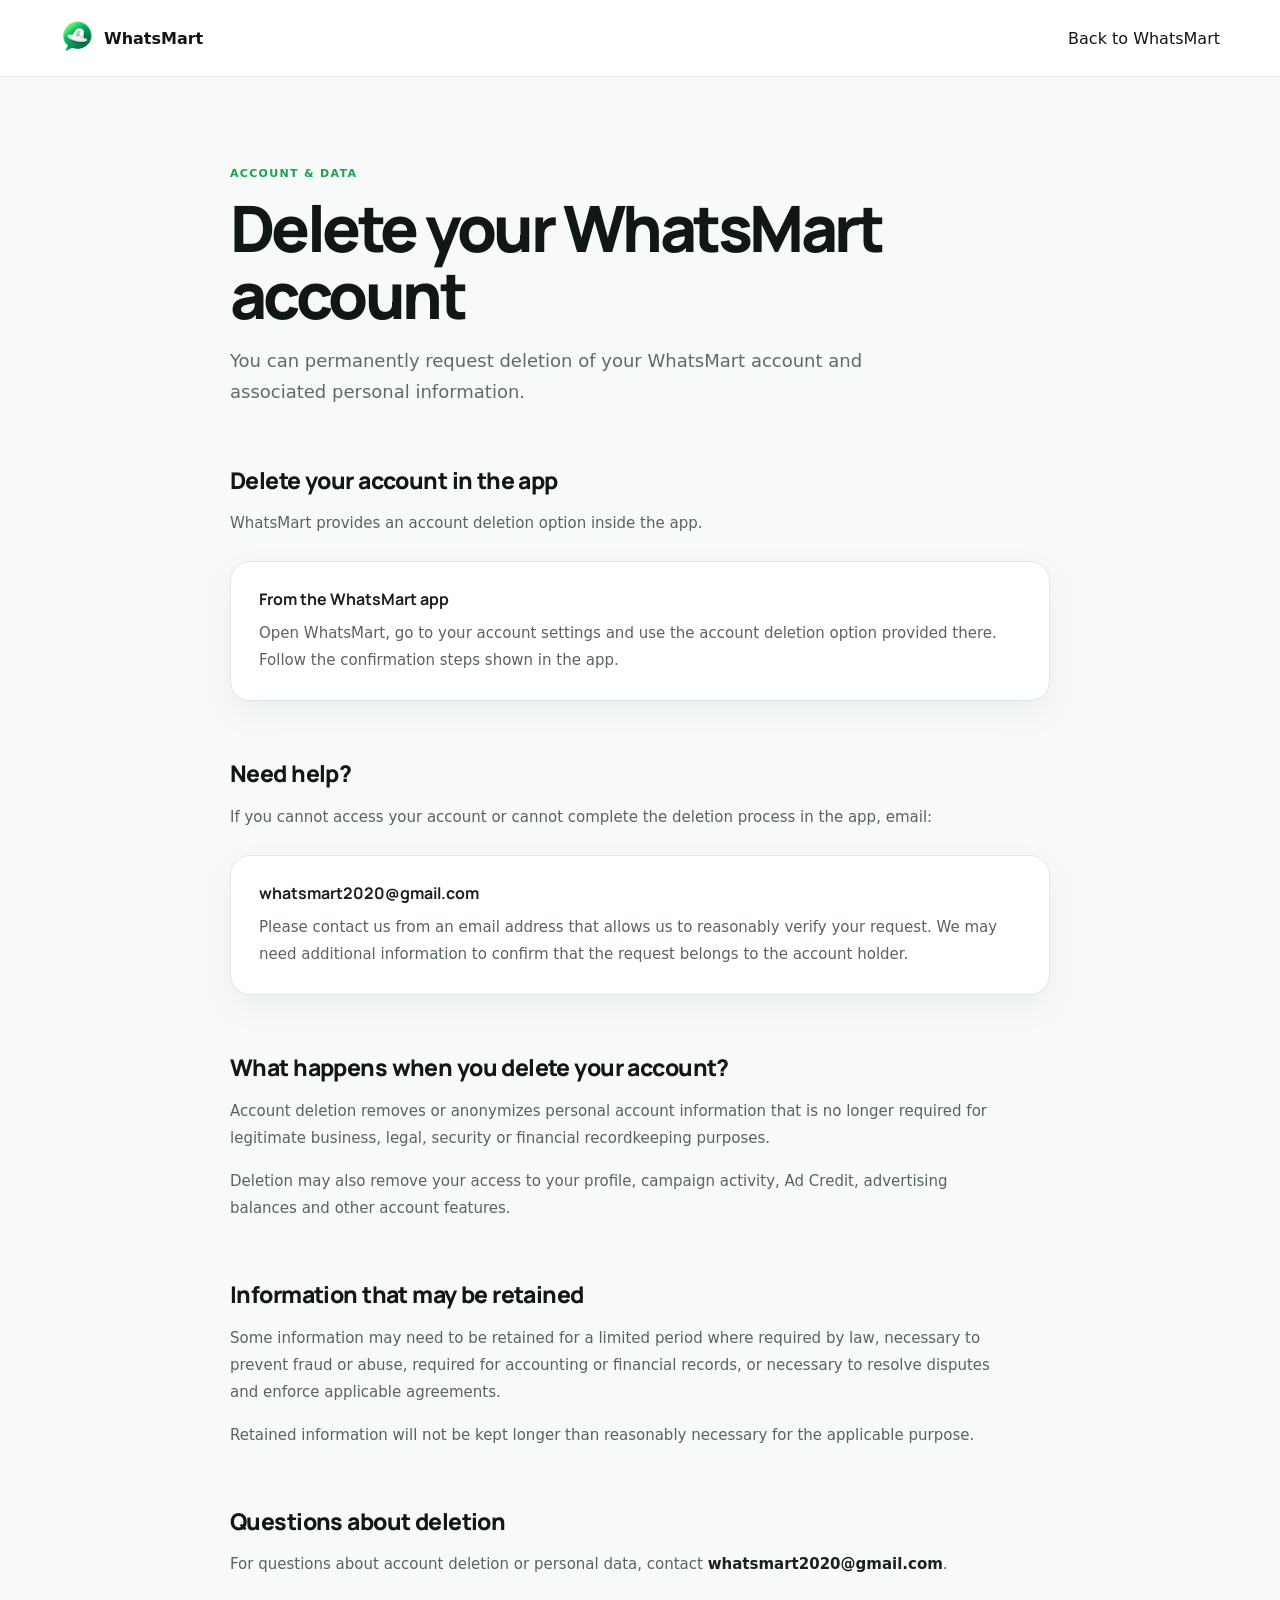
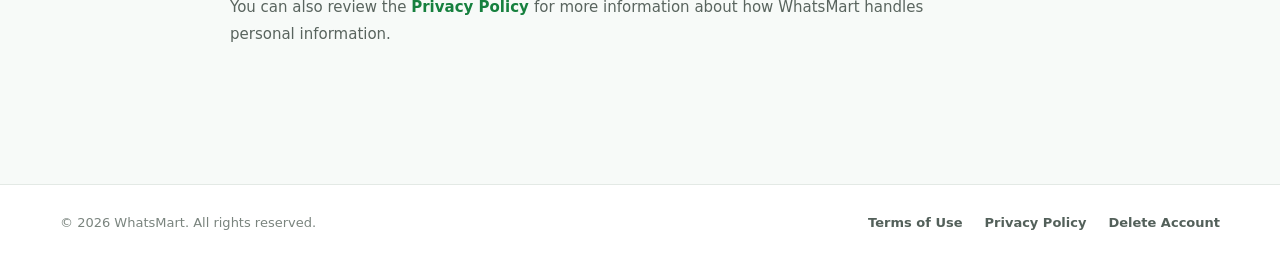
<file: delete-account.html>
<!doctype html>
<html lang="en">

<head>
  <meta charset="utf-8">

  <meta
    name="viewport"
    content="width=device-width"
  >

  <title>Delete Your WhatsMart Account</title>
  <link rel="icon" type="image/png" href="assets/icons/whatsmart_logo.png">
<link rel="apple-touch-icon" href="assets/icons/whatsmart_logo.png">

  <meta
    name="description"
    content="Learn how to delete your WhatsMart account and request deletion of associated personal information."
  >

  <link rel="preconnect" href="https://fonts.googleapis.com">

  <link
    href="https://fonts.googleapis.com/css2?family=DM+Sans:wght@400;500;600;700&family=Manrope:wght@600;700;800&display=swap"
    rel="stylesheet"
  >

  <link rel="stylesheet" href="style.css?v=3">
</head>

<body class="legal-page">

  <header class="navbar legal-nav">

    <div class="wrap nav-inner">

      <a href="index.html" class="brand">

        <span class="brand-mark">
          <img
            src="assets/icons/whatsmart_logo.png"
            alt="WhatsMart"
          >
        </span>

        <span class="brand-name">
          WhatsMart
        </span>

      </a>

      <a href="index.html" class="nav-cta">
        Back to WhatsMart
      </a>

    </div>

  </header>


  <main class="legal-main">

    <div class="legal-wrap">

      <div class="kicker">
        ACCOUNT & DATA
      </div>

      <h1>
        Delete your WhatsMart account
      </h1>

      <p class="legal-lead">
        You can permanently request deletion of your WhatsMart
        account and associated personal information.
      </p>


      <section class="legal-section">

        <h2>
          Delete your account in the app
        </h2>

        <p>
          WhatsMart provides an account deletion option inside
          the app.
        </p>

        <div class="legal-card">

          <strong>
            From the WhatsMart app
          </strong>

          <p>
            Open WhatsMart, go to your account settings and use
            the account deletion option provided there. Follow
            the confirmation steps shown in the app.
          </p>

        </div>

      </section>


      <section class="legal-section">

        <h2>
          Need help?
        </h2>

        <p>
          If you cannot access your account or cannot complete
          the deletion process in the app, email:
        </p>

        <div class="legal-card">

          <strong>
            whatsmart2020@gmail.com
          </strong>

          <p>
            Please contact us from an email address that allows
            us to reasonably verify your request. We may need
            additional information to confirm that the request
            belongs to the account holder.
          </p>

        </div>

      </section>


      <section class="legal-section">

        <h2>
          What happens when you delete your account?
        </h2>

        <p>
          Account deletion removes or anonymizes personal
          account information that is no longer required for
          legitimate business, legal, security or financial
          recordkeeping purposes.
        </p>

        <p>
          Deletion may also remove your access to your profile,
          campaign activity, Ad Credit, advertising balances and
          other account features.
        </p>

      </section>


      <section class="legal-section">

        <h2>
          Information that may be retained
        </h2>

        <p>
          Some information may need to be retained for a limited
          period where required by law, necessary to prevent
          fraud or abuse, required for accounting or financial
          records, or necessary to resolve disputes and enforce
          applicable agreements.
        </p>

        <p>
          Retained information will not be kept longer than
          reasonably necessary for the applicable purpose.
        </p>

      </section>


      <section class="legal-section">

        <h2>
          Questions about deletion
        </h2>

        <p>
          For questions about account deletion or personal data,
          contact
          <strong>whatsmart2020@gmail.com</strong>.
        </p>

        <p>
          You can also review the
          <a href="privacy.html">
            Privacy Policy
          </a>
          for more information about how WhatsMart handles
          personal information.
        </p>

      </section>

    </div>

  </main>


  <footer class="legal-footer">

    <div class="wrap">

      <p>
        © 2026 WhatsMart. All rights reserved.
      </p>

      <div class="legal-links">

        <a href="terms.html">
          Terms of Use
        </a>

        <a href="privacy.html">
          Privacy Policy
        </a>

        <a href="delete-account.html">
          Delete Account
        </a>

      </div>

    </div>

  </footer>

</body>
</html>
</file>
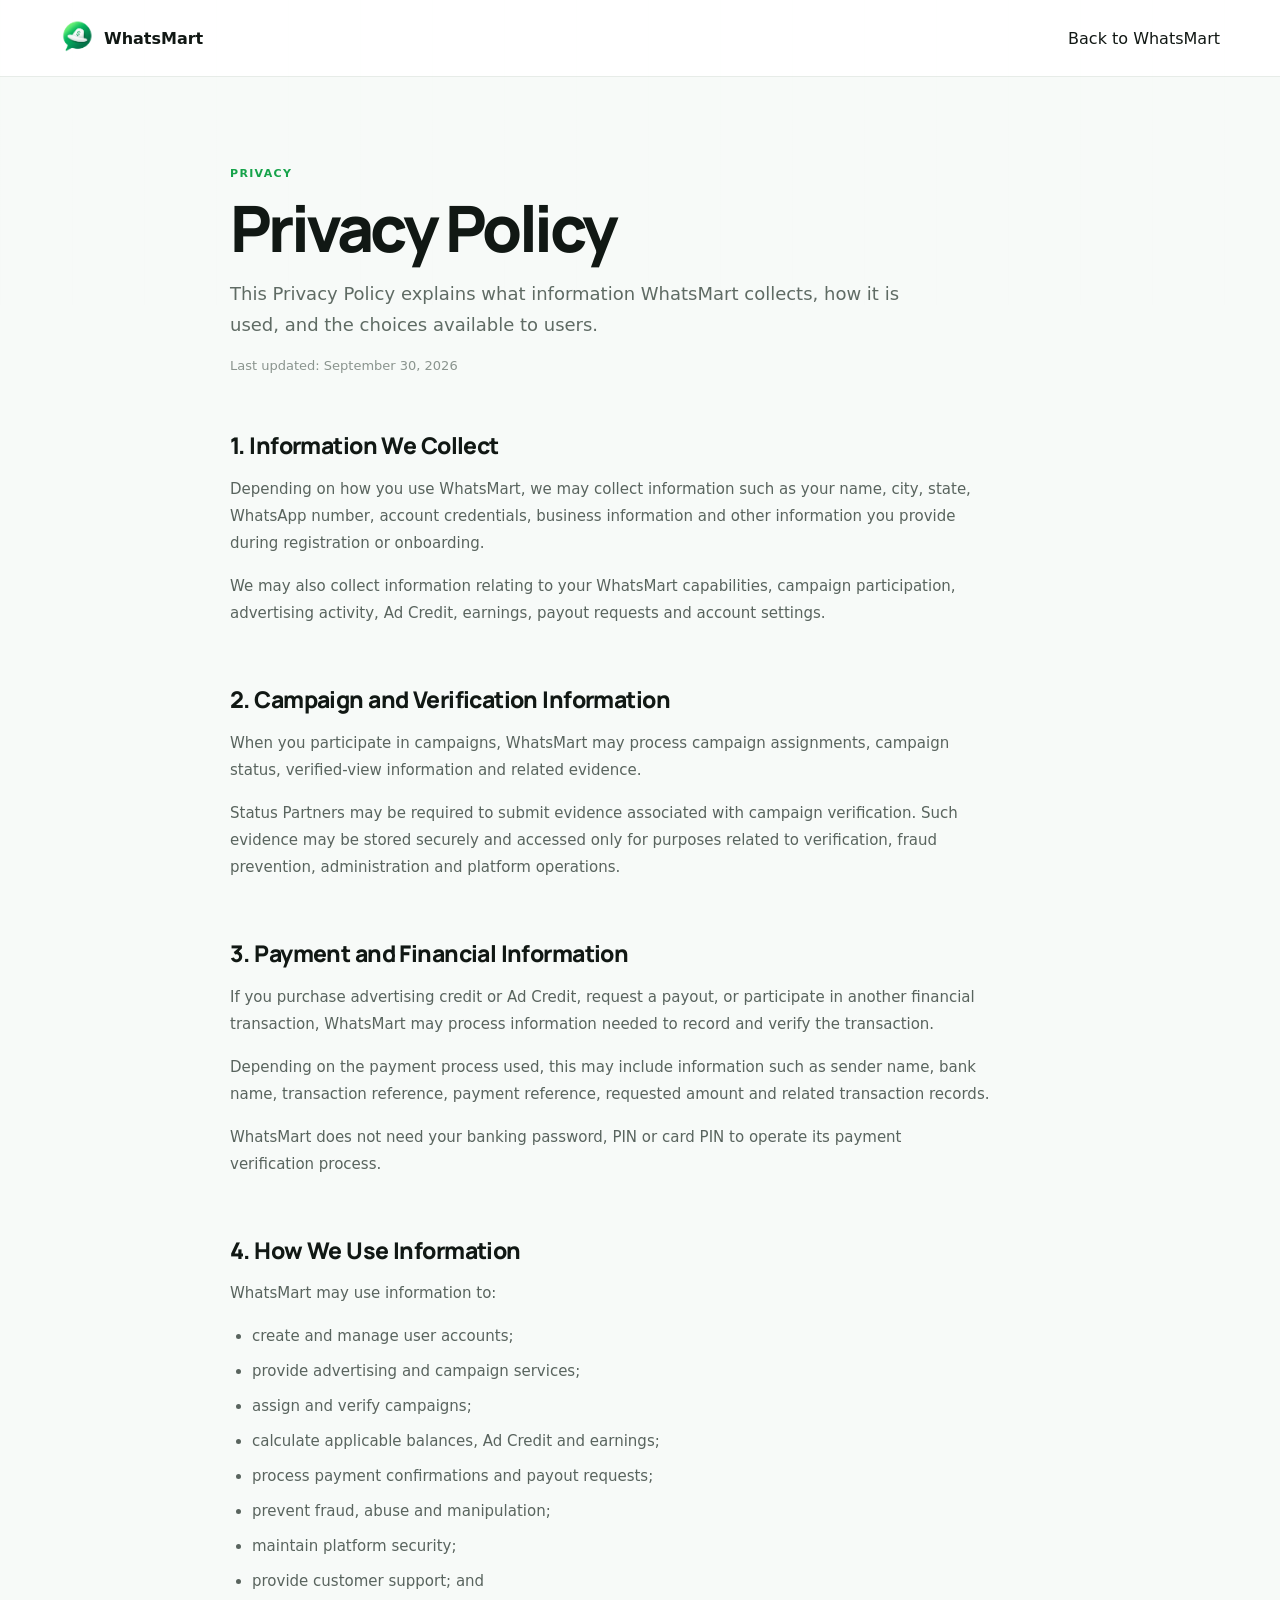
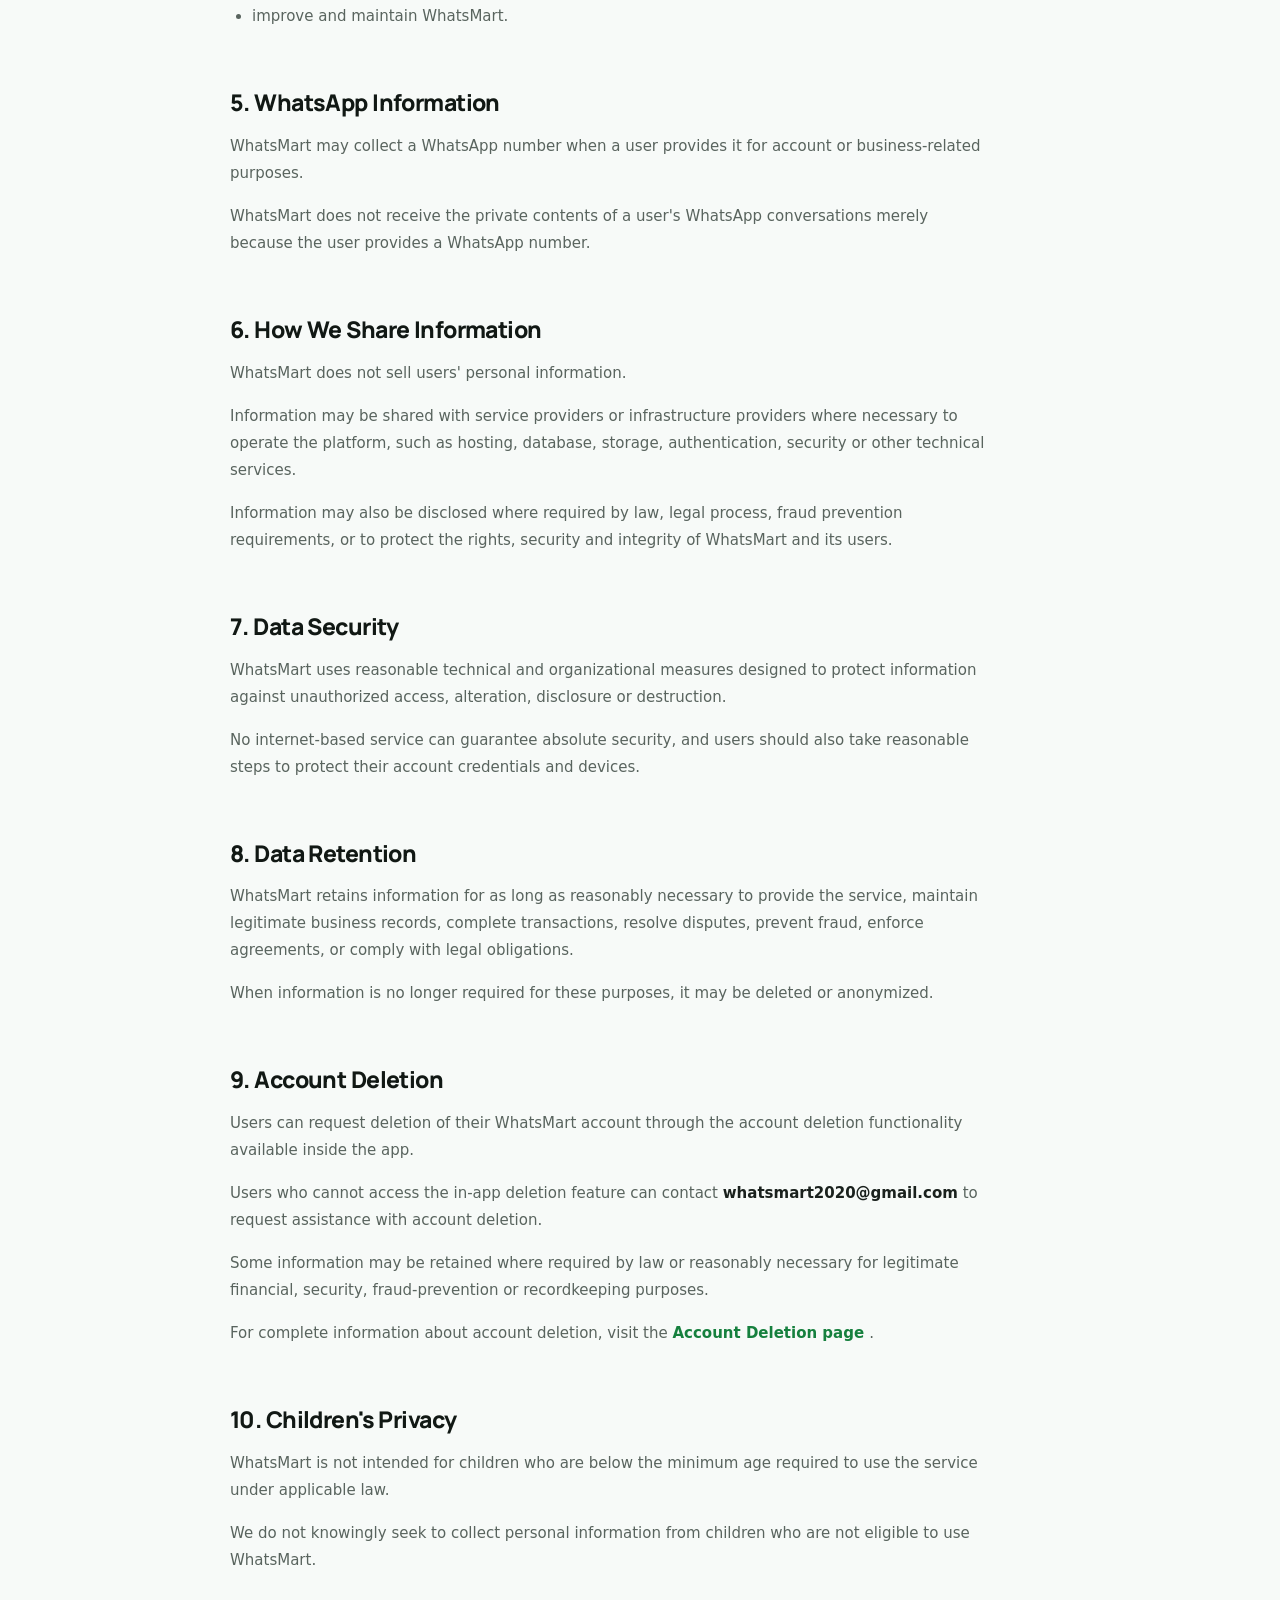
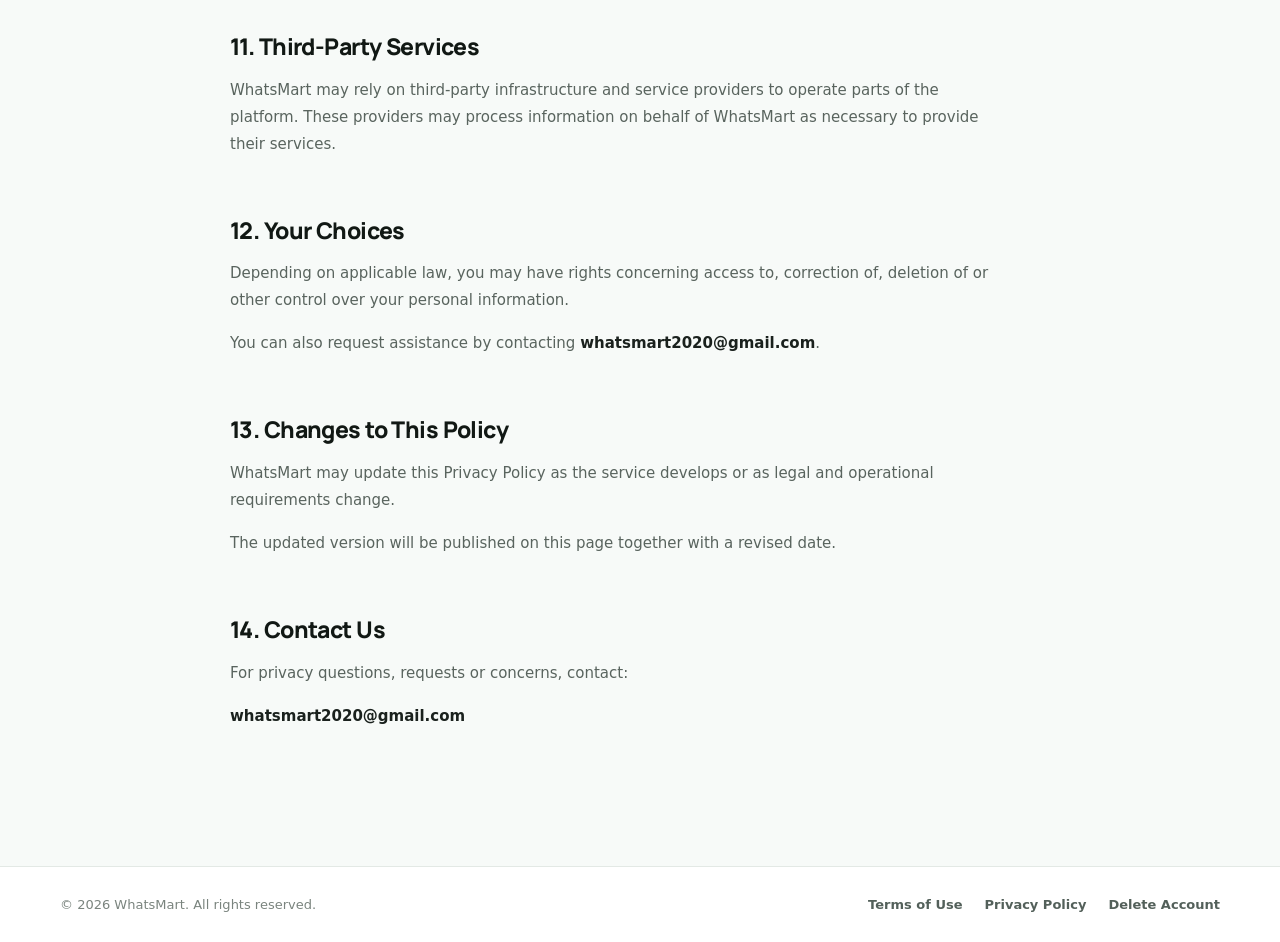
<file: privacy.html>
<!doctype html>
<html lang="en">

<head>
  <meta charset="utf-8">

  <meta
    name="viewport"
    content="width=device-width"
  >

  <title>Privacy Policy — WhatsMart</title>
  <link rel="icon" type="image/png" href="assets/icons/whatsmart_logo.png">
<link rel="apple-touch-icon" href="assets/icons/whatsmart_logo.png">

  <meta
    name="description"
    content="Privacy Policy explaining how WhatsMart collects, uses and protects information."
  >

  <link rel="preconnect" href="https://fonts.googleapis.com">

  <link
    href="https://fonts.googleapis.com/css2?family=DM+Sans:wght@400;500;600;700&family=Manrope:wght@600;700;800&display=swap"
    rel="stylesheet"
  >

  <link rel="stylesheet" href="style.css?v=3">
</head>

<body class="legal-page">

  <header class="navbar legal-nav">

    <div class="wrap nav-inner">

      <a href="index.html" class="brand">

        <span class="brand-mark">
          <img
            src="assets/icons/whatsmart_logo.png"
            alt="WhatsMart"
          >
        </span>

        <span class="brand-name">
          WhatsMart
        </span>

      </a>

      <a href="index.html" class="nav-cta">
        Back to WhatsMart
      </a>

    </div>

  </header>


  <main class="legal-main">

    <div class="legal-wrap">

      <div class="kicker">
        PRIVACY
      </div>

      <h1>
        Privacy Policy
      </h1>

      <p class="legal-lead">
        This Privacy Policy explains what information WhatsMart
        collects, how it is used, and the choices available to
        users.
      </p>

      <p class="legal-updated">
        Last updated: September 30, 2026
      </p>


      <section class="legal-section">

        <h2>1. Information We Collect</h2>

        <p>
          Depending on how you use WhatsMart, we may collect
          information such as your name, city, state, WhatsApp
          number, account credentials, business information and
          other information you provide during registration or
          onboarding.
        </p>

        <p>
          We may also collect information relating to your
          WhatsMart capabilities, campaign participation,
          advertising activity, Ad Credit, earnings, payout
          requests and account settings.
        </p>

      </section>


      <section class="legal-section">

        <h2>2. Campaign and Verification Information</h2>

        <p>
          When you participate in campaigns, WhatsMart may
          process campaign assignments, campaign status,
          verified-view information and related evidence.
        </p>

        <p>
          Status Partners may be required to submit evidence
          associated with campaign verification. Such evidence
          may be stored securely and accessed only for purposes
          related to verification, fraud prevention,
          administration and platform operations.
        </p>

      </section>


      <section class="legal-section">

        <h2>3. Payment and Financial Information</h2>

        <p>
          If you purchase advertising credit or Ad Credit,
          request a payout, or participate in another financial
          transaction, WhatsMart may process information needed
          to record and verify the transaction.
        </p>

        <p>
          Depending on the payment process used, this may
          include information such as sender name, bank name,
          transaction reference, payment reference, requested
          amount and related transaction records.
        </p>

        <p>
          WhatsMart does not need your banking password, PIN or
          card PIN to operate its payment verification process.
        </p>

      </section>


      <section class="legal-section">

        <h2>4. How We Use Information</h2>

        <p>
          WhatsMart may use information to:
        </p>

        <ul class="legal-list">

          <li>
            create and manage user accounts;
          </li>

          <li>
            provide advertising and campaign services;
          </li>

          <li>
            assign and verify campaigns;
          </li>

          <li>
            calculate applicable balances, Ad Credit and
            earnings;
          </li>

          <li>
            process payment confirmations and payout requests;
          </li>

          <li>
            prevent fraud, abuse and manipulation;
          </li>

          <li>
            maintain platform security;
          </li>

          <li>
            provide customer support; and
          </li>

          <li>
            improve and maintain WhatsMart.
          </li>

        </ul>

      </section>


      <section class="legal-section">

        <h2>5. WhatsApp Information</h2>

        <p>
          WhatsMart may collect a WhatsApp number when a user
          provides it for account or business-related purposes.
        </p>

        <p>
          WhatsMart does not receive the private contents of a
          user's WhatsApp conversations merely because the user
          provides a WhatsApp number.
        </p>

      </section>


      <section class="legal-section">

        <h2>6. How We Share Information</h2>

        <p>
          WhatsMart does not sell users' personal information.
        </p>

        <p>
          Information may be shared with service providers or
          infrastructure providers where necessary to operate
          the platform, such as hosting, database, storage,
          authentication, security or other technical services.
        </p>

        <p>
          Information may also be disclosed where required by
          law, legal process, fraud prevention requirements, or
          to protect the rights, security and integrity of
          WhatsMart and its users.
        </p>

      </section>


      <section class="legal-section">

        <h2>7. Data Security</h2>

        <p>
          WhatsMart uses reasonable technical and organizational
          measures designed to protect information against
          unauthorized access, alteration, disclosure or
          destruction.
        </p>

        <p>
          No internet-based service can guarantee absolute
          security, and users should also take reasonable steps
          to protect their account credentials and devices.
        </p>

      </section>


      <section class="legal-section">

        <h2>8. Data Retention</h2>

        <p>
          WhatsMart retains information for as long as reasonably
          necessary to provide the service, maintain legitimate
          business records, complete transactions, resolve
          disputes, prevent fraud, enforce agreements, or comply
          with legal obligations.
        </p>

        <p>
          When information is no longer required for these
          purposes, it may be deleted or anonymized.
        </p>

      </section>


      <section class="legal-section">

        <h2>9. Account Deletion</h2>

        <p>
          Users can request deletion of their WhatsMart account
          through the account deletion functionality available
          inside the app.
        </p>

        <p>
          Users who cannot access the in-app deletion feature
          can contact
          <strong>whatsmart2020@gmail.com</strong>
          to request assistance with account deletion.
        </p>

        <p>
          Some information may be retained where required by
          law or reasonably necessary for legitimate financial,
          security, fraud-prevention or recordkeeping purposes.
        </p>

        <p>
          For complete information about account deletion, visit
          the
          <a href="delete-account.html">
            Account Deletion page
          </a>.
        </p>

      </section>


      <section class="legal-section">

        <h2>10. Children's Privacy</h2>

        <p>
          WhatsMart is not intended for children who are below
          the minimum age required to use the service under
          applicable law.
        </p>

        <p>
          We do not knowingly seek to collect personal
          information from children who are not eligible to use
          WhatsMart.
        </p>

      </section>


      <section class="legal-section">

        <h2>11. Third-Party Services</h2>

        <p>
          WhatsMart may rely on third-party infrastructure and
          service providers to operate parts of the platform.
          These providers may process information on behalf of
          WhatsMart as necessary to provide their services.
        </p>

      </section>


      <section class="legal-section">

        <h2>12. Your Choices</h2>

        <p>
          Depending on applicable law, you may have rights
          concerning access to, correction of, deletion of or
          other control over your personal information.
        </p>

        <p>
          You can also request assistance by contacting
          <strong>whatsmart2020@gmail.com</strong>.
        </p>

      </section>


      <section class="legal-section">

        <h2>13. Changes to This Policy</h2>

        <p>
          WhatsMart may update this Privacy Policy as the
          service develops or as legal and operational
          requirements change.
        </p>

        <p>
          The updated version will be published on this page
          together with a revised date.
        </p>

      </section>


      <section class="legal-section">

        <h2>14. Contact Us</h2>

        <p>
          For privacy questions, requests or concerns, contact:
        </p>

        <p>
          <strong>whatsmart2020@gmail.com</strong>
        </p>

      </section>

    </div>

  </main>


  <footer class="legal-footer">

    <div class="wrap">

      <p>
        © 2026 WhatsMart. All rights reserved.
      </p>

      <div class="legal-links">

        <a href="terms.html">
          Terms of Use
        </a>

        <a href="privacy.html">
          Privacy Policy
        </a>

        <a href="delete-account.html">
          Delete Account
        </a>

      </div>

    </div>

  </footer>

</body>
</html>
</file>
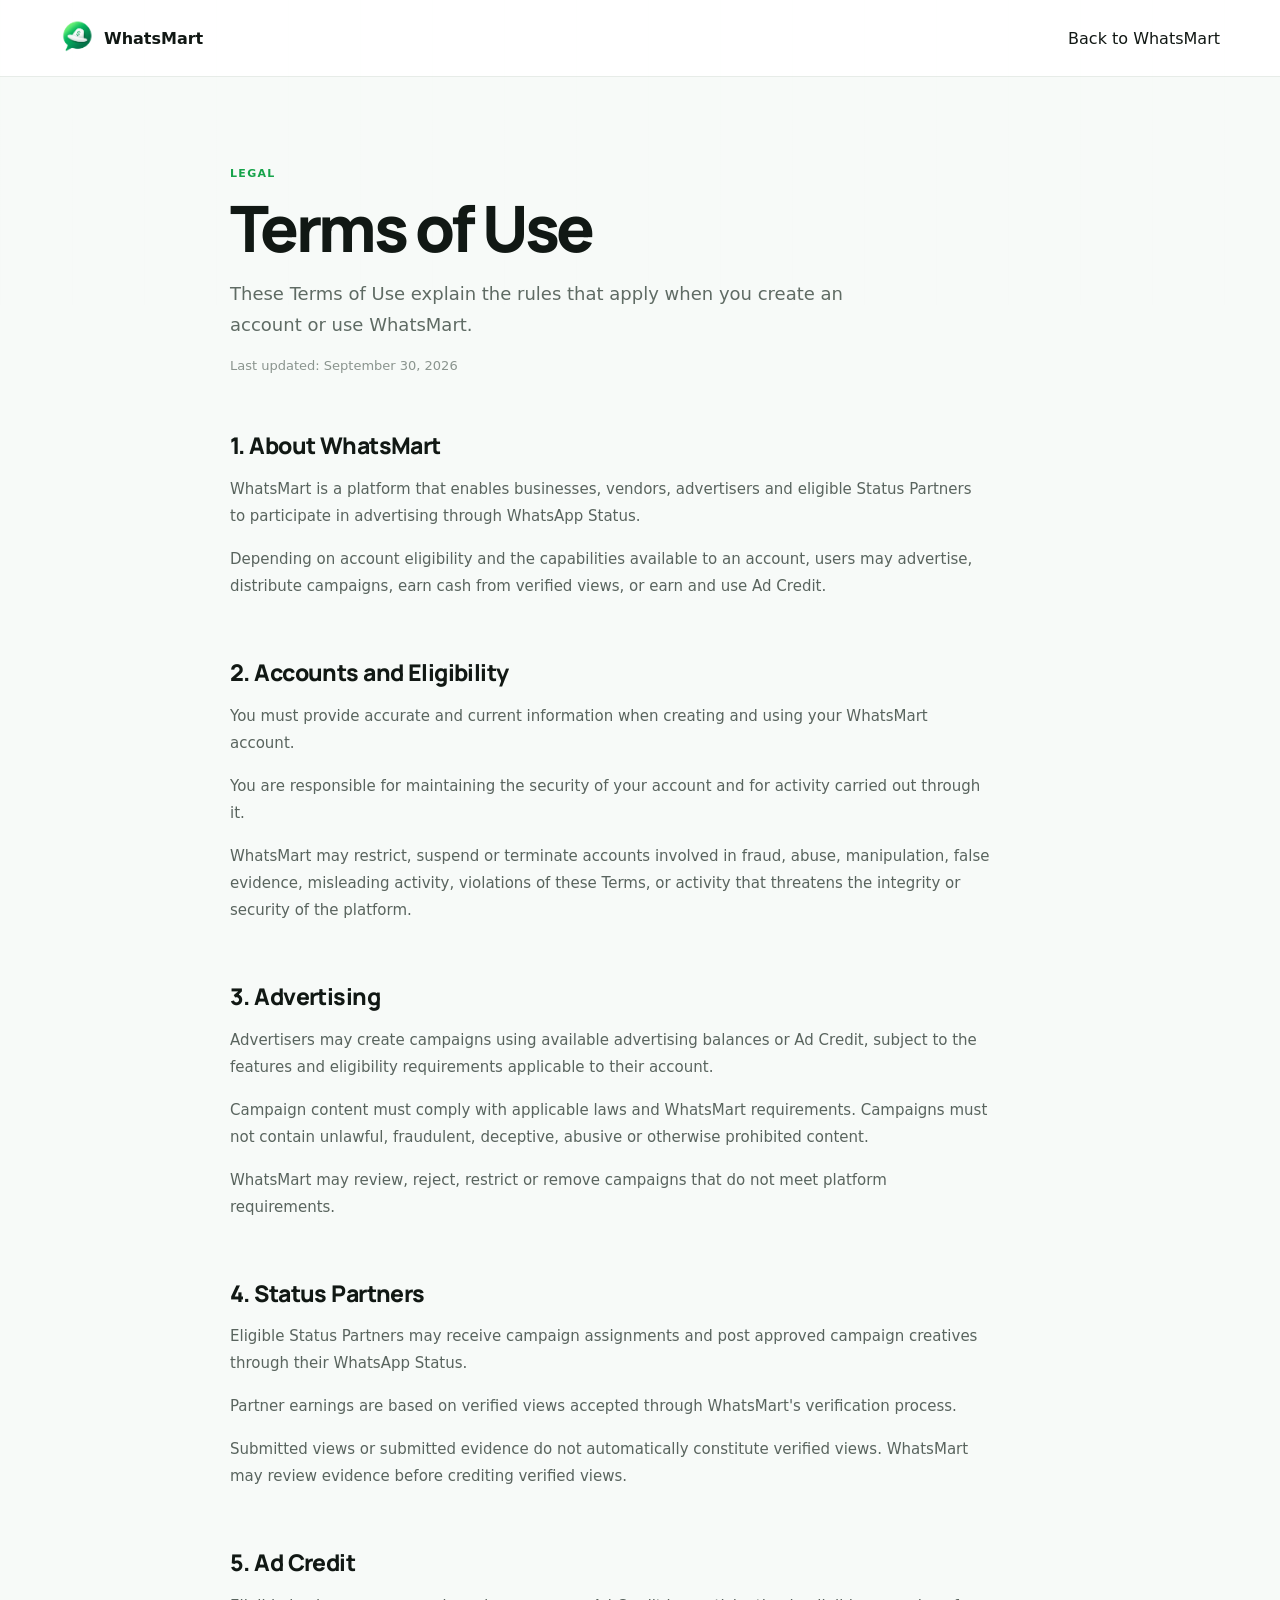
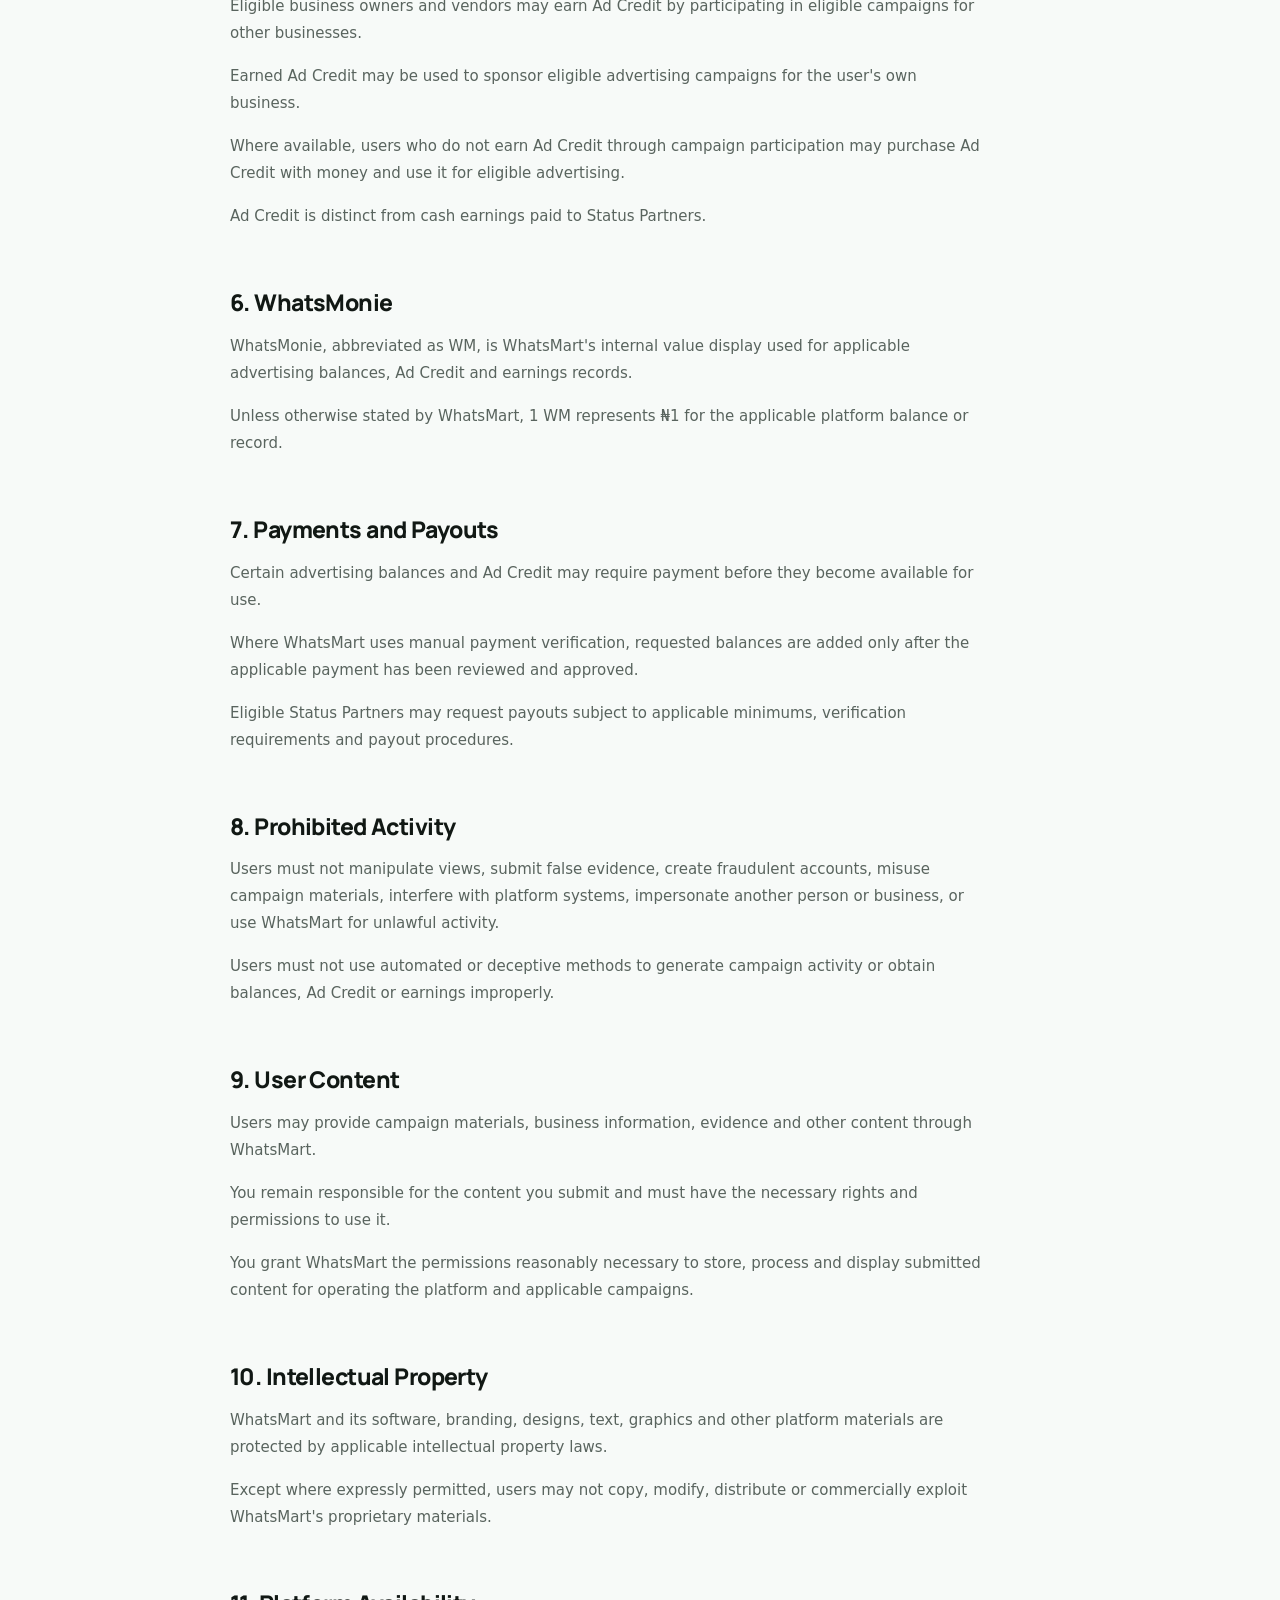
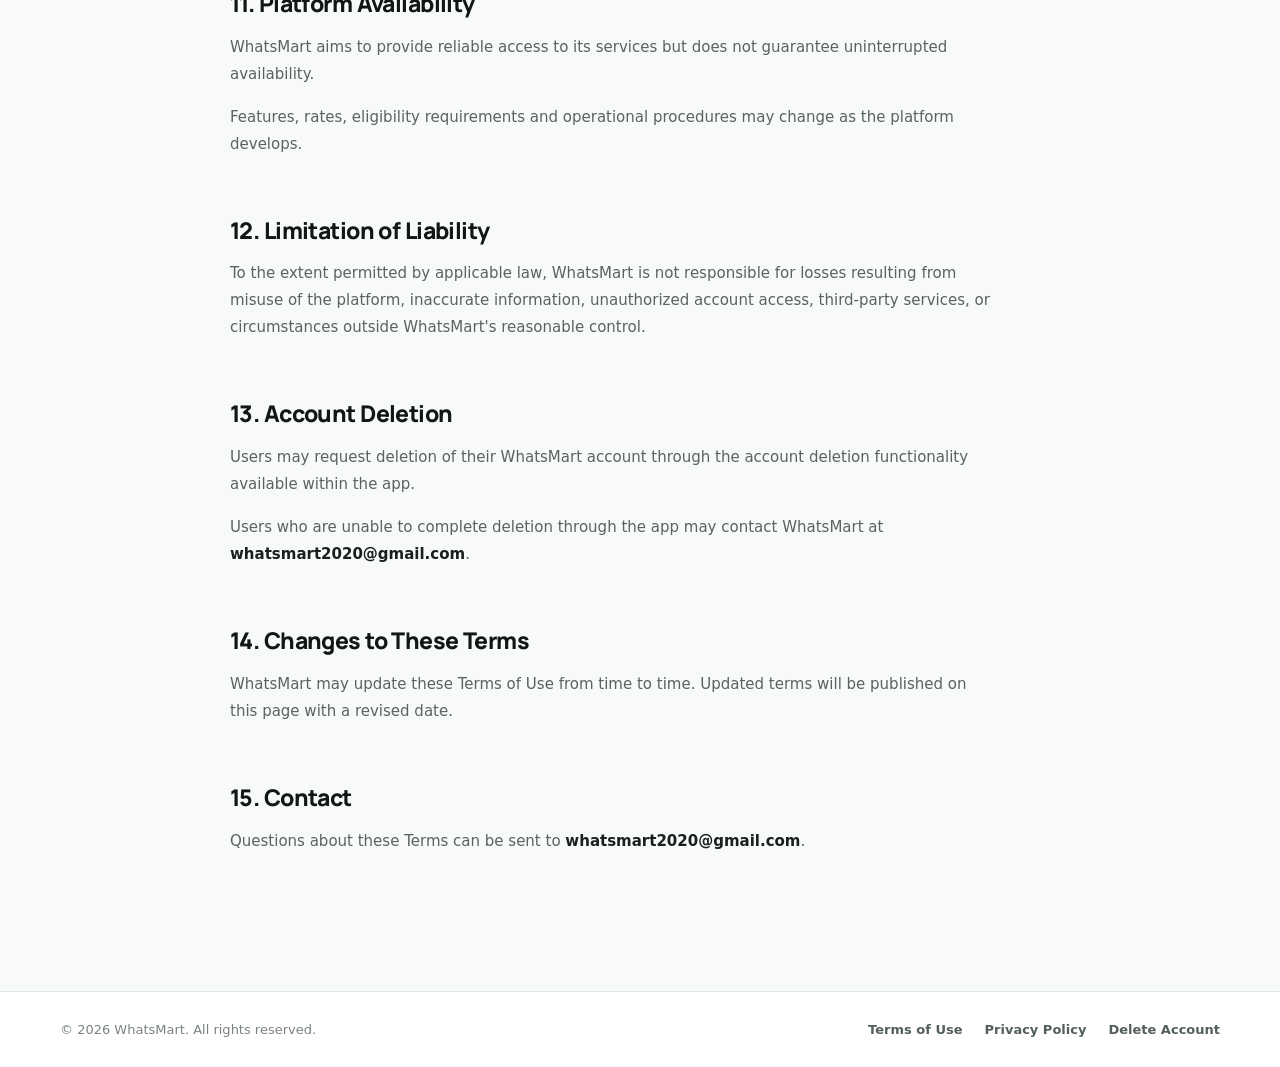
<file: terms.html>
<!doctype html>
<html lang="en">

<head>
  <meta charset="utf-8">

  <meta
    name="viewport"
    content="width=device-width"
  >

  <title>Terms of Use — WhatsMart</title>
  <link rel="icon" type="image/png" href="assets/icons/whatsmart_logo.png">
<link rel="apple-touch-icon" href="assets/icons/whatsmart_logo.png">

  <meta
    name="description"
    content="Terms of Use for WhatsMart."
  >

  <link rel="preconnect" href="https://fonts.googleapis.com">

  <link
    href="https://fonts.googleapis.com/css2?family=DM+Sans:wght@400;500;600;700&family=Manrope:wght@600;700;800&display=swap"
    rel="stylesheet"
  >

  <link rel="stylesheet" href="style.css?v=3">
</head>

<body class="legal-page">

  <header class="navbar legal-nav">

    <div class="wrap nav-inner">

      <a href="index.html" class="brand">

        <span class="brand-mark">
          <img
            src="assets/icons/whatsmart_logo.png"
            alt="WhatsMart"
          >
        </span>

        <span class="brand-name">
          WhatsMart
        </span>

      </a>

      <a href="index.html" class="nav-cta">
        Back to WhatsMart
      </a>

    </div>

  </header>


  <main class="legal-main">

    <div class="legal-wrap">

      <div class="kicker">
        LEGAL
      </div>

      <h1>
        Terms of Use
      </h1>

      <p class="legal-lead">
        These Terms of Use explain the rules that apply when
        you create an account or use WhatsMart.
      </p>

      <p class="legal-updated">
        Last updated: September 30, 2026
      </p>


      <section class="legal-section">

        <h2>1. About WhatsMart</h2>

        <p>
          WhatsMart is a platform that enables businesses,
          vendors, advertisers and eligible Status Partners
          to participate in advertising through WhatsApp Status.
        </p>

        <p>
          Depending on account eligibility and the capabilities
          available to an account, users may advertise, distribute
          campaigns, earn cash from verified views, or earn and
          use Ad Credit.
        </p>

      </section>


      <section class="legal-section">

        <h2>2. Accounts and Eligibility</h2>

        <p>
          You must provide accurate and current information when
          creating and using your WhatsMart account.
        </p>

        <p>
          You are responsible for maintaining the security of
          your account and for activity carried out through it.
        </p>

        <p>
          WhatsMart may restrict, suspend or terminate accounts
          involved in fraud, abuse, manipulation, false evidence,
          misleading activity, violations of these Terms, or
          activity that threatens the integrity or security of
          the platform.
        </p>

      </section>


      <section class="legal-section">

        <h2>3. Advertising</h2>

        <p>
          Advertisers may create campaigns using available
          advertising balances or Ad Credit, subject to the
          features and eligibility requirements applicable to
          their account.
        </p>

        <p>
          Campaign content must comply with applicable laws and
          WhatsMart requirements. Campaigns must not contain
          unlawful, fraudulent, deceptive, abusive or otherwise
          prohibited content.
        </p>

        <p>
          WhatsMart may review, reject, restrict or remove
          campaigns that do not meet platform requirements.
        </p>

      </section>


      <section class="legal-section">

        <h2>4. Status Partners</h2>

        <p>
          Eligible Status Partners may receive campaign
          assignments and post approved campaign creatives
          through their WhatsApp Status.
        </p>

        <p>
          Partner earnings are based on verified views accepted
          through WhatsMart's verification process.
        </p>

        <p>
          Submitted views or submitted evidence do not
          automatically constitute verified views. WhatsMart
          may review evidence before crediting verified views.
        </p>

      </section>


      <section class="legal-section">

        <h2>5. Ad Credit</h2>

        <p>
          Eligible business owners and vendors may earn Ad Credit
          by participating in eligible campaigns for other
          businesses.
        </p>

        <p>
          Earned Ad Credit may be used to sponsor eligible
          advertising campaigns for the user's own business.
        </p>

        <p>
          Where available, users who do not earn Ad Credit
          through campaign participation may purchase Ad Credit
          with money and use it for eligible advertising.
        </p>

        <p>
          Ad Credit is distinct from cash earnings paid to
          Status Partners.
        </p>

      </section>


      <section class="legal-section">

        <h2>6. WhatsMonie</h2>

        <p>
          WhatsMonie, abbreviated as WM, is WhatsMart's internal
          value display used for applicable advertising balances,
          Ad Credit and earnings records.
        </p>

        <p>
          Unless otherwise stated by WhatsMart, 1 WM represents
          ₦1 for the applicable platform balance or record.
        </p>

      </section>


      <section class="legal-section">

        <h2>7. Payments and Payouts</h2>

        <p>
          Certain advertising balances and Ad Credit may require
          payment before they become available for use.
        </p>

        <p>
          Where WhatsMart uses manual payment verification,
          requested balances are added only after the applicable
          payment has been reviewed and approved.
        </p>

        <p>
          Eligible Status Partners may request payouts subject
          to applicable minimums, verification requirements and
          payout procedures.
        </p>

      </section>


      <section class="legal-section">

        <h2>8. Prohibited Activity</h2>

        <p>
          Users must not manipulate views, submit false evidence,
          create fraudulent accounts, misuse campaign materials,
          interfere with platform systems, impersonate another
          person or business, or use WhatsMart for unlawful
          activity.
        </p>

        <p>
          Users must not use automated or deceptive methods to
          generate campaign activity or obtain balances, Ad
          Credit or earnings improperly.
        </p>

      </section>


      <section class="legal-section">

        <h2>9. User Content</h2>

        <p>
          Users may provide campaign materials, business
          information, evidence and other content through
          WhatsMart.
        </p>

        <p>
          You remain responsible for the content you submit and
          must have the necessary rights and permissions to use
          it.
        </p>

        <p>
          You grant WhatsMart the permissions reasonably
          necessary to store, process and display submitted
          content for operating the platform and applicable
          campaigns.
        </p>

      </section>


      <section class="legal-section">

        <h2>10. Intellectual Property</h2>

        <p>
          WhatsMart and its software, branding, designs, text,
          graphics and other platform materials are protected
          by applicable intellectual property laws.
        </p>

        <p>
          Except where expressly permitted, users may not copy,
          modify, distribute or commercially exploit WhatsMart's
          proprietary materials.
        </p>

      </section>


      <section class="legal-section">

        <h2>11. Platform Availability</h2>

        <p>
          WhatsMart aims to provide reliable access to its
          services but does not guarantee uninterrupted
          availability.
        </p>

        <p>
          Features, rates, eligibility requirements and
          operational procedures may change as the platform
          develops.
        </p>

      </section>


      <section class="legal-section">

        <h2>12. Limitation of Liability</h2>

        <p>
          To the extent permitted by applicable law, WhatsMart
          is not responsible for losses resulting from misuse
          of the platform, inaccurate information, unauthorized
          account access, third-party services, or circumstances
          outside WhatsMart's reasonable control.
        </p>

      </section>


      <section class="legal-section">

        <h2>13. Account Deletion</h2>

        <p>
          Users may request deletion of their WhatsMart account
          through the account deletion functionality available
          within the app.
        </p>

        <p>
          Users who are unable to complete deletion through the
          app may contact WhatsMart at
          <strong>whatsmart2020@gmail.com</strong>.
        </p>

      </section>


      <section class="legal-section">

        <h2>14. Changes to These Terms</h2>

        <p>
          WhatsMart may update these Terms of Use from time to
          time. Updated terms will be published on this page
          with a revised date.
        </p>

      </section>


      <section class="legal-section">

        <h2>15. Contact</h2>

        <p>
          Questions about these Terms can be sent to
          <strong>whatsmart2020@gmail.com</strong>.
        </p>

      </section>

    </div>

  </main>


  <footer class="legal-footer">

    <div class="wrap">

      <p>
        © 2026 WhatsMart. All rights reserved.
      </p>

      <div class="legal-links">

        <a href="terms.html">
          Terms of Use
        </a>

        <a href="privacy.html">
          Privacy Policy
        </a>

        <a href="delete-account.html">
          Delete Account
        </a>

      </div>

    </div>

  </footer>

</body>
</html>
</file>
<file: style.css>
:root {
    --green: #16a34a;
    --green-dark: #0f7a38;
    --green-light: #eaf7ee;
    --green-bright: #22c55e;

    --ink: #07110b;
    --ink-2: #0d1711;

    --muted: #607066;
    --muted-2: #7b8981;

    --line: #e5ebe7;
    --line-2: #d7e2da;

    --soft: #f5f8f6;
    --soft-2: #eef5f0;

    --white: #ffffff;

    --shadow:
        0 24px 70px rgba(5, 25, 12, 0.12);

    --shadow-lg:
        0 40px 100px rgba(5, 25, 12, 0.17);

    --shadow-xl:
        0 60px 140px rgba(5, 25, 12, 0.20);

    --ease:
        cubic-bezier(.2, .8, .2, 1);

    --ease-out:
        cubic-bezier(.16, 1, .3, 1);
}


/* =========================
   RESET
========================= */

* {
    box-sizing: border-box;
}

html {
    scroll-behavior: smooth;
}

body {
    margin: 0;

    font-family:
        Inter,
        ui-sans-serif,
        system-ui,
        -apple-system,
        BlinkMacSystemFont,
        "Segoe UI",
        sans-serif;

    color: var(--ink);
    background: #ffffff;

    overflow-x: hidden;
}


/* subtle premium grid */
body::before {
    content: "";

    position: fixed;
    inset: 0;

    pointer-events: none;

    z-index: 50;

    background:
        linear-gradient(
            90deg,
            rgba(22, 163, 74, 0.025) 1px,
            transparent 1px
        );

    background-size: 72px 72px;

    mask-image:
        linear-gradient(
            to bottom,
            rgba(0, 0, 0, .22),
            transparent 55%
        );
}


img {
    max-width: 100%;
    height: auto;
}

a {
    text-decoration: none;
    color: inherit;
}

button {
    font-family: inherit;
}

::selection {
    background: #bdecc9;
    color: var(--ink);
}


/* =========================
   NAVIGATION
========================= */

.nav {
    position: fixed;

    top: 16px;
    left: 50%;

    transform: translateX(-50%);

    width:
        min(1160px, calc(100% - 32px));

    z-index: 100;

    background:
        rgba(255, 255, 255, 0.82);

    backdrop-filter:
        blur(20px);

    -webkit-backdrop-filter:
        blur(20px);

    border:
        1px solid rgba(10, 30, 15, 0.08);

    border-radius: 18px;

    padding:
        11px 14px;

    display: flex;

    align-items: center;

    justify-content: space-between;

    box-shadow:
        0 10px 35px rgba(0, 0, 0, 0.07);

    transition:
        background .35s ease,
        border-color .35s ease,
        box-shadow .35s ease;
}

.nav.scrolled {
    background:
        rgba(255, 255, 255, 0.95);

    border-color:
        rgba(22, 163, 74, 0.12);

    box-shadow:
        0 18px 55px rgba(5, 25, 12, 0.12);
}

.brand {
    display: flex;

    align-items: center;

    gap: 10px;

    font-weight: 900;
}

.brand img {
    width: 34px;
    height: 34px;

    object-fit: contain;
}

.links {
    display: flex;

    gap: 24px;

    color: #526058;

    font-size: 14px;

    font-weight: 650;
}

.links a {
    position: relative;

    transition:
        color .25s ease;
}

.links a::after {
    content: "";

    position: absolute;

    left: 0;
    right: 100%;

    bottom: -7px;

    height: 2px;

    border-radius: 999px;

    background:
        var(--green);

    transition:
        right .3s ease;
}

.links a:hover,
.links a.active {
    color:
        var(--green);
}

.links a:hover::after,
.links a.active::after {
    right: 0;
}

.navcta {
    background:
        var(--ink);

    color:
        #ffffff;

    padding:
        11px 16px;

    border-radius:
        12px;

    font-size:
        14px;

    font-weight:
        800;

    transition:
        transform .25s ease,
        background .25s ease,
        box-shadow .25s ease;
}

.navcta:hover {
    transform:
        translateY(-2px);

    background:
        var(--green);

    box-shadow:
        0 10px 24px rgba(22, 163, 74, .22);
}


/* =========================
   HERO
========================= */

.hero {
    min-height:
        820px;

    padding:
        160px 24px 90px;

    position:
        relative;

    overflow:
        hidden;

    background:
        radial-gradient(
            circle at 80% 20%,
            rgba(22, 163, 74, 0.16),
            transparent 35%
        ),
        linear-gradient(
            135deg,
            #f8fbf9,
            #ffffff 55%
        );
}

.hero::before {
    content: "";

    position: absolute;

    width: 420px;
    height: 420px;

    left: -230px;
    bottom: -170px;

    border-radius: 50%;

    background:
        rgba(22, 163, 74, .08);

    filter:
        blur(10px);

    pointer-events:
        none;

    animation:
        heroOrb 12s ease-in-out infinite alternate;
}

.hero::after {
    content: "";

    position: absolute;

    width: 560px;
    height: 560px;

    border-radius: 50%;

    right: -220px;
    top: 180px;

    background:
        rgba(22, 163, 74, 0.07);

    filter:
        blur(4px);

    pointer-events:
        none;

    animation:
        heroOrbTwo 15s ease-in-out infinite alternate;
}

@keyframes heroOrb {
    to {
        transform:
            translate(70px, -35px)
            scale(1.08);
    }
}

@keyframes heroOrbTwo {
    to {
        transform:
            translate(-55px, 45px)
            scale(.94);
    }
}

.wrap {
    width:
        min(1160px, 100%);

    margin:
        auto;
}

.heroGrid {
    display:
        grid;

    grid-template-columns:
        1.03fr
        .97fr;

    gap:
        65px;

    align-items:
        center;
}

.eyebrow {
    display:
        inline-flex;

    align-items:
        center;

    gap:
        8px;

    background:
        var(--green-light);

    color:
        #116b34;

    border:
        1px solid #d4eedc;

    border-radius:
        999px;

    padding:
        8px 12px;

    font-size:
        12px;

    font-weight:
        850;

    letter-spacing:
        .03em;
}

.eyebrow i {
    width:
        7px;

    height:
        7px;

    background:
        var(--green);

    border-radius:
        50%;

    box-shadow:
        0 0 0 5px
        rgba(22, 163, 74, .12);

    animation:
        pulse 2s infinite;
}

@keyframes pulse {
    50% {
        box-shadow:
            0 0 0 9px
            rgba(22, 163, 74, 0);
    }
}

h1 {
    font-size:
        clamp(48px, 6vw, 82px);

    line-height:
        .98;

    letter-spacing:
        -.065em;

    margin:
        22px 0;
}

.hero h1 span {
    color:
        var(--green);
}

.lead {
    font-size:
        19px;

    line-height:
        1.65;

    color:
        #5d6b63;

    max-width:
        650px;
}

.actions {
    display:
        flex;

    gap:
        12px;

    margin-top:
        30px;

    flex-wrap:
        wrap;
}

.btn {
    padding:
        15px 20px;

    border-radius:
        13px;

    font-weight:
        850;

    border:
        1px solid var(--line);

    display:
        inline-flex;

    align-items:
        center;

    gap:
        10px;

    transition:
        transform .28s var(--ease),
        box-shadow .28s ease,
        background .28s ease;

    will-change:
        transform;
}

.btn:hover {
    transform:
        translateY(-3px);

    box-shadow:
        0 15px 30px
        rgba(0, 0, 0, .08);
}

.btn.primary {
    background:
        var(--ink);

    color:
        #ffffff;

    border-color:
        var(--ink);
}

.btn.primary:hover {
    background:
        var(--green-dark);
}

.btn.secondary {
    background:
        #ffffff;
}


/* =========================
   HERO PHONE
========================= */

.heroVisual {
    position:
        relative;

    perspective:
        1200px;
}

.phone {
    width:
        min(365px, 82%);

    margin:
        auto;

    filter:
        drop-shadow(
            0 35px 45px
            rgba(7, 17, 11, .20)
        );

    transform:
        rotate(2deg);

    transform-style:
        preserve-3d;

    transition:
        transform .5s var(--ease);

    animation:
        phoneFloat 6s ease-in-out infinite;
}

.phone:hover {
    transform:
        rotate(0deg)
        translateY(-8px);
}

.phone img {
    width:
        100%;

    display:
        block;

    max-height:
        680px;

    object-fit:
        contain;

    border-radius:
        32px;

    border:
        10px solid #111;

    box-shadow:
        var(--shadow-lg);

    transition:
        filter .4s ease,
        transform .4s var(--ease);
}

.phone:hover img {
    filter:
        saturate(1.04);
}

@keyframes phoneFloat {
    50% {
        transform:
            rotate(1deg)
            translateY(-12px);
    }
}

.float {
    position:
        absolute;

    background:
        rgba(255, 255, 255, .92);

    backdrop-filter:
        blur(14px);

    -webkit-backdrop-filter:
        blur(14px);

    border:
        1px solid #e3ebe5;

    border-radius:
        16px;

    padding:
        14px 16px;

    box-shadow:
        var(--shadow);

    font-size:
        13px;

    font-weight:
        800;

    white-space:
        nowrap;

    z-index:
        3;

    animation:
        floating 5s ease-in-out infinite;
}

.float.one {
    top:
        15%;

    left:
        0;
}

.float.two {
    bottom:
        14%;

    right:
        0;

    animation-delay:
        -2.5s;
}

@keyframes floating {
    50% {
        transform:
            translateY(-9px);
    }
}


/* =========================
   SECTIONS
========================= */

.section {
    padding:
        115px 24px;
}

.soft {
    background:
        var(--soft);
}

.center {
    text-align:
        center;
}

.kicker {
    color:
        var(--green);

    font-weight:
        900;

    text-transform:
        uppercase;

    letter-spacing:
        .12em;

    font-size:
        11px;
}

.section h2 {
    font-size:
        clamp(35px, 4.4vw, 58px);

    line-height:
        1.04;

    letter-spacing:
        -.05em;

    margin:
        12px auto 18px;

    max-width:
        800px;
}

.sectionIntro {
    color:
        var(--muted);

    font-size:
        17px;

    line-height:
        1.7;

    max-width:
        700px;

    margin:
        auto;
}


/* =========================
   ROLE CARDS
========================= */

.roles {
    display:
        grid;

    grid-template-columns:
        repeat(3, minmax(0, 1fr));

    gap:
        18px;

    margin-top:
        55px;
}

.role {
    padding:
        30px;

    border:
        1px solid var(--line);

    border-radius:
        24px;

    background:
        #ffffff;

    box-shadow:
        0 15px 45px
        rgba(5, 25, 12, .05);

    transition:
        transform .35s var(--ease),
        box-shadow .35s ease,
        border-color .35s ease;

    transform-style:
        preserve-3d;

    will-change:
        transform;
}

.role:hover {
    transform:
        translateY(-7px);

    box-shadow:
        var(--shadow);

    border-color:
        var(--line-2);
}

.roleIcon {
    width:
        48px;

    height:
        48px;

    border-radius:
        15px;

    background:
        var(--green-light);

    color:
        var(--green);

    display:
        grid;

    place-items:
        center;

    font-size:
        22px;
}

.role h3 {
    font-size:
        24px;

    margin:
        22px 0 10px;
}

.role p {
    color:
        var(--muted);

    line-height:
        1.65;
}

.role a {
    display:
        inline-block;

    margin-top:
        14px;

    color:
        var(--green);

    font-weight:
        850;
}


/* =========================
   SHOWCASE
========================= */

.showcase {
    display:
        grid;

    grid-template-columns:
        minmax(0, 1fr)
        minmax(0, 1fr);

    gap:
        80px;

    align-items:
        center;
}

.copy {
    min-width:
        0;
}

.copy h2 {
    margin-left:
        0;
}

.copy p {
    color:
        var(--muted);

    line-height:
        1.75;

    font-size:
        17px;
}


/* =========================
   BULLETS
========================= */

.bullets {
    display:
        grid;

    gap:
        14px;

    margin-top:
        28px;
}

.bullet {
    display:
        flex;

    gap:
        12px;

    align-items:
        flex-start;
}

.check {
    flex:
        0 0 25px;

    height:
        25px;

    border-radius:
        50%;

    background:
        #e8f7ed;

    color:
        var(--green);

    display:
        grid;

    place-items:
        center;

    font-size:
        13px;

    font-weight:
        900;
}

.bullet b {
    font-size:
        15px;
}

.bullet small {
    color:
        var(--muted);

    line-height:
        1.6;
}


/* =========================
   SCREENSHOT
========================= */

.shot,
.flowShot,
.journeyShot {
    position:
        relative;

    min-width:
        0;

    overflow:
        hidden;
}

.shot {
    border-radius:
        28px;

    background:
        #eef4f0;

    padding:
        22px;

    box-shadow:
        var(--shadow);

    isolation:
        isolate;
}

.shot::after,
.flowShot::after,
.journeyShot::after {
    content:
        "";

    position:
        absolute;

    inset:
        0;

    pointer-events:
        none;

    border-radius:
        inherit;

    background:
        linear-gradient(
            120deg,
            rgba(255,255,255,.32),
            transparent 35%
        );

    opacity:
        .45;

    z-index:
        2;
}

.shot img,
.flowShot img,
.journeyShot img {
    width:
        100%;

    object-fit:
        contain;

    display:
        block;

    border-radius:
        18px;

    transition:
        transform .5s var(--ease-out),
        filter .45s ease;

    will-change:
        transform;
}

.shot img {
    max-height:
        650px;
}

.shot:hover img,
.flowShot:hover img,
.journeyShot:hover img {
    filter:
        saturate(1.04)
        contrast(1.02);
}


/* =========================
   PRODUCT FLOW
========================= */

.productFlow {
    background:
        #ffffff;
}

.flowGrid {
    display:
        grid;

    grid-template-columns:
        repeat(3, minmax(0, 1fr));

    gap:
        20px;

    margin-top:
        55px;

    text-align:
        left;
}

.flowCard {
    padding:
        16px;

    border:
        1px solid var(--line);

    border-radius:
        26px;

    background:
        #ffffff;

    box-shadow:
        0 15px 45px
        rgba(5, 25, 12, .06);

    transition:
        transform .35s var(--ease),
        box-shadow .35s ease,
        border-color .35s ease;

    transform-style:
        preserve-3d;

    will-change:
        transform;
}

.flowCard:hover {
    box-shadow:
        var(--shadow);

    border-color:
        var(--line-2);
}

.flowShot {
    background:
        #eef4f0;

    padding:
        12px;

    margin-bottom:
        20px;

    border-radius:
        20px;
}

.flowCard > span {
    color:
        var(--green);

    font-size:
        11px;

    font-weight:
        900;

    letter-spacing:
        .12em;
}

.flowCard h3 {
    font-size:
        23px;

    margin:
        8px 0;
}

.flowCard p {
    color:
        var(--muted);

    line-height:
        1.6;
}


/* =========================
   PARTNER JOURNEY
========================= */

.journey {
    background:
        var(--soft);
}

.journeyGrid {
    display:
        grid;

    grid-template-columns:
        repeat(5, minmax(0, 1fr));

    gap:
        14px;

    margin-top:
        55px;

    text-align:
        left;
}

.journeyCard {
    padding:
        12px;

    border:
        1px solid var(--line);

    border-radius:
        22px;

    background:
        #ffffff;

    box-shadow:
        0 15px 45px
        rgba(5, 25, 12, .05);

    transition:
        transform .35s var(--ease),
        box-shadow .35s ease,
        border-color .35s ease;

    transform-style:
        preserve-3d;

    will-change:
        transform;
}

.journeyCard:hover {
    box-shadow:
        var(--shadow);

    border-color:
        var(--line-2);
}

.journeyShot {
    background:
        #eef4f0;

    padding:
        8px;

    margin-bottom:
        15px;

    border-radius:
        16px;
}

.journeyCard b {
    display:
        block;

    font-size:
        15px;

    margin:
        0 4px 5px;
}

.journeyCard span {
    display:
        block;

    color:
        var(--muted);

    font-size:
        13px;

    line-height:
        1.6;

    margin:
        0 4px 5px;
}


/* =========================
   WHATS MONIE
========================= */

.band {
    background:
        var(--ink);

    color:
        #ffffff;

    padding:
        100px 24px;

    position:
        relative;

    overflow:
        hidden;
}

.band::before {
    content:
        "";

    position:
        absolute;

    width:
        500px;

    height:
        500px;

    right:
        -220px;

    top:
        -220px;

    border-radius:
        50%;

    background:
        rgba(22, 163, 74, .16);

    filter:
        blur(25px);

    pointer-events:
        none;
}

.bandGrid {
    display:
        grid;

    grid-template-columns:
        minmax(0, 1fr)
        minmax(0, 1fr);

    gap:
        50px;

    align-items:
        center;

    position:
        relative;

    z-index:
        1;
}

.greenKicker {
    color:
        #55d77e;
}

.band .kicker {
    color:
        #55d77e;
}

.band h2 {
    font-size:
        clamp(38px, 5vw, 64px);

    line-height:
        1.02;

    letter-spacing:
        -.055em;

    margin:
        12px 0;
}

.band p {
    color:
        #b9c7bf;

    line-height:
        1.75;

    font-size:
        17px;
}


/* =========================
   STATS
========================= */

.miniStats {
    display:
        grid;

    grid-template-columns:
        repeat(2, minmax(0, 1fr));

    gap:
        14px;
}

.stat {
    padding:
        24px;

    border:
        1px solid
        rgba(255, 255, 255, .12);

    border-radius:
        20px;

    background:
        rgba(255, 255, 255, .04);

    transition:
        transform .35s var(--ease),
        background .35s ease,
        border-color .35s ease;

    transform-style:
        preserve-3d;

    will-change:
        transform;
}

.stat:hover {
    transform:
        translateY(-5px);

    background:
        rgba(255, 255, 255, .07);

    border-color:
        rgba(85, 215, 126, .3);
}

.stat strong {
    display:
        block;

    font-size:
        30px;

    color:
        #ffffff;
}

.stat span {
    display:
        block;

    color:
        #9facb0;

    font-size:
        13px;

    margin-top:
        5px;

    line-height:
        1.5;
}


/* =========================
   FAQ
========================= */

.faq {
    max-width:
        850px;

    margin:
        45px auto 0;

    text-align:
        left;
}

.q {
    border-top:
        1px solid var(--line);

    padding:
        23px 0;

    transition:
        background .3s ease;
}

.q:last-child {
    border-bottom:
        1px solid var(--line);
}

.q button {
    width:
        100%;

    border:
        0;

    background:
        none;

    padding:
        0;

    text-align:
        left;

    font:
        inherit;

    font-weight:
        850;

    display:
        flex;

    align-items:
        center;

    justify-content:
        space-between;

    cursor:
        pointer;

    color:
        var(--ink);

    gap:
        20px;
}

.q button span {
    display:
        inline-grid;

    place-items:
        center;

    width:
        30px;

    height:
        30px;

    flex:
        0 0 30px;

    border:
        1px solid var(--line);

    border-radius:
        50%;

    color:
        var(--green);

    transition:
        transform .3s ease,
        background .3s ease;
}

.q.open button span {
    transform:
        rotate(45deg);

    background:
        var(--green-light);
}

.ans {
    display:
        none;

    color:
        var(--muted);

    line-height:
        1.7;

    padding:
        14px 35px 0 0;
}

.q.open .ans {
    display:
        block;
}


/* =========================
   DOWNLOAD
========================= */

.download {
    padding:
        110px 24px;

    background:
        linear-gradient(
            135deg,
            #eaf8ee,
            #ffffff
        );
}

.downloadBox {
    border-radius:
        30px;

    background:
        #ffffff;

    border:
        1px solid #dfe9e2;

    box-shadow:
        var(--shadow);

    padding:
        55px;

    display:
        flex;

    align-items:
        center;

    justify-content:
        space-between;

    gap:
        35px;

    position:
        relative;

    overflow:
        hidden;
}

.downloadBox::before {
    content:
        "";

    position:
        absolute;

    width:
        300px;

    height:
        300px;

    right:
        -140px;

    bottom:
        -180px;

    border-radius:
        50%;

    background:
        rgba(22, 163, 74, .08);

    filter:
        blur(10px);

    pointer-events:
        none;
}

.downloadBox > * {
    position:
        relative;

    z-index:
        1;
}

.download h2 {
    font-size:
        44px;

    letter-spacing:
        -.05em;

    margin:
        0 0 12px;
}

.download p {
    color:
        var(--muted);

    line-height:
        1.6;
}

.play {
    height:
        54px;

    width:
        auto;

    display:
        block;

    transition:
        transform .3s var(--ease),
        filter .3s ease;
}

.play:hover {
    transform:
        translateY(-4px)
        scale(1.02);

    filter:
        drop-shadow(
            0 12px 20px
            rgba(5, 25, 12, .14)
        );
}


/* =========================
   FOOTER
========================= */

.footer {
    padding:
        55px 24px 35px;

    background:
        #ffffff;

    border-top:
        1px solid var(--line);
}

.footerGrid {
    display:
        grid;

    grid-template-columns:
        2fr 1fr 1fr 1fr;

    gap:
        35px;
}

.footer p {
    color:
        var(--muted);

    line-height:
        1.7;

    max-width:
        400px;
}

.footer h4 {
    margin:
        0 0 14px;
}

.footer a:not(.brand) {
    display:
        block;

    color:
        #66736b;

    margin:
        9px 0;

    font-size:
        14px;

    transition:
        color .25s ease,
        transform .25s ease;
}

.footer a:not(.brand):hover {
    color:
        var(--green);

    transform:
        translateX(3px);
}

.copyright {
    border-top:
        1px solid var(--line);

    margin-top:
        35px;

    padding-top:
        22px;

    color:
        #7c8881;

    font-size:
        12px;

    display:
        flex;

    justify-content:
        space-between;
}


/* =========================
   SCROLL REVEAL
========================= */

.reveal {
    opacity:
        0;

    transform:
        translateY(25px);

    transition:
        opacity .8s ease,
        transform .8s var(--ease-out);
}

.reveal.show {
    opacity:
        1;

    transform:
        none;
}


/* =========================
   CURSOR SPOTLIGHT
========================= */

.cursorSpotlight {
    mix-blend-mode:
        multiply;
}


/* =========================
   FOCUS
========================= */

a:focus-visible,
button:focus-visible {
    outline:
        3px solid
        rgba(22, 163, 74, .35);

    outline-offset:
        4px;
}


/* =========================
   TABLET
========================= */

@media (max-width: 1000px) {

    .journeyGrid {
        grid-template-columns:
            repeat(3, minmax(0, 1fr));
    }

    .flowGrid {
        grid-template-columns:
            repeat(2, minmax(0, 1fr));
    }

}


/* =========================
   TABLET / MOBILE
========================= */

@media (max-width: 850px) {

    .links {
        display:
            none;
    }

    .heroGrid,
    .showcase,
    .bandGrid {
        grid-template-columns:
            1fr;
    }

    .hero {
        padding-top:
            135px;
    }

    .heroVisual {
        order:
            -1;
    }

    .phone {
        width:
            280px;
    }

    .float.one {
        left:
            5%;
    }

    .float.two {
        right:
            5%;
    }

    .roles {
        grid-template-columns:
            1fr;
    }

    .journeyGrid {
        grid-template-columns:
            repeat(2, minmax(0, 1fr));
    }

    .downloadBox {
        flex-direction:
            column;

        align-items:
            flex-start;

        padding:
            35px;
    }

    .footerGrid {
        grid-template-columns:
            1fr 1fr;
    }

}


/* =========================
   MOBILE
========================= */

@media (max-width: 520px) {

    .nav {
        top:
            10px;

        width:
            calc(100% - 20px);
    }

    .navcta {
        padding:
            10px 12px;

        font-size:
            12px;
    }

    .brand img {
        width:
            31px;

        height:
            31px;
    }

    .brand span {
        font-size:
            14px;
    }

    .hero {
        min-height:
            auto;

        padding:
            125px 20px 70px;
    }

    .hero h1 {
        font-size:
            50px;
    }

    .lead {
        font-size:
            17px;
    }

    .section {
        padding:
            80px 20px;
    }

    .section h2 {
        font-size:
            38px;
    }

    .band {
        padding:
            80px 20px;
    }

    .band h2 {
        font-size:
            42px;
    }

    .miniStats {
        grid-template-columns:
            1fr;
    }

    .journeyGrid {
        grid-template-columns:
            1fr;
    }

    .flowGrid {
        grid-template-columns:
            1fr;
    }

    .download {
        padding:
            80px 20px;
    }

    .downloadBox {
        padding:
            30px 24px;

        border-radius:
            24px;
    }

    .download h2 {
        font-size:
            36px;
    }

    .play {
        height:
            48px;
    }

    .footerGrid {
        grid-template-columns:
            1fr;
    }

    .copyright {
        display:
            block;
    }

    .copyright span {
        display:
            block;

        margin-top:
            8px;
    }

}


/* =========================
   REDUCED MOTION
========================= */

@media (prefers-reduced-motion: reduce) {

    *,
    *::before,
    *::after {
        scroll-behavior:
            auto !important;

        animation-duration:
            .01ms !important;

        animation-iteration-count:
            1 !important;

        transition-duration:
            .01ms !important;
    }

    .cursorSpotlight {
        display:
            none !important;
    }

    .reveal {
        opacity:
            1 !important;

        transform:
            none !important;
    }

}

/* =======================================================
   FAQ — FINAL QUESTION TEXT FIX
   ======================================================= */

#faq .q {
  overflow: hidden;
  transform: none !important;
  rotate: none !important;
}

/* Question row */
#faq .q > button {
  width: 100%;
  min-height: 78px;
  height: auto;

  padding: 22px 26px;

  display: flex !important;
  flex-direction: row !important;
  align-items: center !important;

  justify-content: space-between !important;
  gap: 20px;

  box-sizing: border-box;

  overflow: visible !important;

  text-align: left;
  white-space: normal;

  transform: none !important;
  rotate: none !important;
}

/* Question text */
#faq .questionText {
  display: block !important;

  flex: 1 1 auto !important;
  width: auto !important;
  min-width: 0 !important;

  max-width: none !important;

  margin: 0 !important;
  padding: 0 !important;

  overflow: visible !important;
  white-space: normal !important;
  word-break: normal !important;
  overflow-wrap: break-word !important;

  font-family: "Manrope", sans-serif;
  font-size: 16px;
  font-weight: 700;
  line-height: 1.45 !important;
  letter-spacing: -0.015em;

  color: #111814;

  transform: none !important;
  rotate: none !important;
}

/* Plus button */
#faq .plus {
  flex: 0 0 36px !important;

  width: 36px;
  height: 36px;

  min-width: 36px;
  min-height: 36px;

  display: flex !important;
  align-items: center !important;
  justify-content: center !important;

  margin: 0;
  padding: 0;

  border-radius: 50%;

  line-height: 36px !important;

  transform: none;
}

/* Only rotate the + */
#faq .q.open .plus {
  transform: rotate(45deg) !important;
}

/* Answer */
#faq .q .ans {
  position: relative;

  width: 100%;
  max-width: none;

  box-sizing: border-box;

  padding: 0 26px 28px;

  overflow: visible !important;

  transform: none !important;
  rotate: none !important;
}

/* Desktop */
@media (min-width: 651px) {

  #faq .questionText {
    font-size: 16px;
    line-height: 1.45 !important;
  }

}

/* Mobile */
@media (max-width: 650px) {

  #faq .q > button {
    min-height: 70px;

    padding: 18px;

    gap: 14px;

    align-items: center !important;
  }

  #faq .questionText {
    font-size: 14px;

    line-height: 1.5 !important;

    flex: 1 1 auto !important;
    min-width: 0 !important;

    max-width: none !important;
  }

  #faq .plus {
    flex: 0 0 30px !important;

    width: 30px;
    height: 30px;

    min-width: 30px;
    min-height: 30px;

    line-height: 30px !important;
  }

  #faq .q .ans {
    padding: 0 18px 22px;

    font-size: 13px;
    line-height: 1.7;
  }

}



/* =======================================================
   LEGAL PAGES
   ======================================================= */

.legal-page {
  background: #f7faf8;
  color: #111814;
  min-height: 100vh;
}

.legal-nav {
  position: relative;
  background: #ffffff;
  border-bottom: 1px solid #e7ece8;
}

.legal-nav .nav-inner {
  min-height: 76px;
  display: flex;
  align-items: center;
  justify-content: space-between;
}

.legal-main {
  padding: 90px 0 120px;
}

.legal-wrap {
  width: min(820px, calc(100% - 40px));
  margin: 0 auto;
}

.legal-wrap h1 {
  margin: 14px 0 18px;
  font-family: "Manrope", sans-serif;
  font-size: clamp(38px, 6vw, 64px);
  line-height: 1.05;
  letter-spacing: -0.055em;
  font-weight: 800;
}

.legal-lead {
  max-width: 680px;
  margin: 0;
  color: #5f6b64;
  font-size: 18px;
  line-height: 1.7;
}

.legal-updated {
  margin-top: 18px;
  color: #8a948e;
  font-size: 13px;
}

.legal-section {
  margin-top: 58px;
}

.legal-section h2 {
  margin: 0 0 16px;
  font-family: "Manrope", sans-serif;
  font-size: 23px;
  line-height: 1.25;
  letter-spacing: -0.025em;
  font-weight: 800;
}

.legal-section p {
  max-width: 760px;
  margin: 0 0 16px;
  color: #59645e;
  font-size: 15px;
  line-height: 1.8;
}

.legal-card {
  margin-top: 24px;
  padding: 26px 28px;
  border: 1px solid #dfe7e1;
  border-radius: 20px;
  background: #ffffff;
  box-shadow: 0 12px 35px rgba(15, 40, 25, 0.05);
}

.legal-card strong {
  display: block;
  margin-bottom: 10px;
  font-family: "Manrope", sans-serif;
  font-size: 16px;
  font-weight: 800;
}

.legal-card p {
  margin-bottom: 0;
}

.legal-footer {
  padding: 30px 0;
  border-top: 1px solid #e3e9e5;
  background: #ffffff;
}

.legal-footer .wrap {
  display: flex;
  align-items: center;
  justify-content: space-between;
  gap: 24px;
}

.legal-footer p {
  margin: 0;
  color: #7a847e;
  font-size: 13px;
}

.legal-links {
  display: flex;
  align-items: center;
  gap: 22px;
}

.legal-links a {
  color: #53605a;
  font-size: 13px;
  font-weight: 600;
  text-decoration: none;
}

.legal-links a:hover {
  color: #16803e;
}

@media (max-width: 650px) {

  .legal-main {
    padding: 65px 0 85px;
  }

  .legal-wrap {
    width: calc(100% - 32px);
  }

  .legal-wrap h1 {
    font-size: 38px;
  }

  .legal-lead {
    font-size: 16px;
  }

  .legal-section {
    margin-top: 44px;
  }

  .legal-section h2 {
    font-size: 20px;
  }

  .legal-section p {
    font-size: 14px;
    line-height: 1.75;
  }

  .legal-card {
    padding: 22px;
  }

  .legal-footer .wrap {
    flex-direction: column;
    align-items: flex-start;
  }

  .legal-links {
    flex-wrap: wrap;
  }

}


/* =======================================================
   LEGAL LISTS + LINKS
   ======================================================= */

.legal-list {
  max-width: 760px;
  margin: 0 0 20px;
  padding-left: 22px;
  color: #59645e;
  font-size: 15px;
  line-height: 1.8;
}

.legal-list li {
  margin-bottom: 8px;
}

.legal-section a {
  color: #16803e;
  font-weight: 600;
  text-decoration: none;
}

.legal-section a:hover {
  text-decoration: underline;
}

.legal-section strong {
  color: #1a211d;
  font-weight: 700;
}

@media (max-width: 650px) {

  .legal-list {
    font-size: 14px;
    line-height: 1.75;
  }

}


/* =======================================================
   300 WM WELCOME BONUS
   ======================================================= */

.bonusOffer {
  position: relative;
  max-width: 480px;
  margin: 24px 0 26px;
  padding: 20px;
  overflow: hidden;
  border: 1px solid rgba(22, 163, 74, 0.22);
  border-radius: 20px;
  background:
    radial-gradient(
      circle at 100% 0%,
      rgba(34, 197, 94, 0.13),
      transparent 45%
    ),
    linear-gradient(135deg, #f0fdf4, #ffffff 72%);
  box-shadow: 0 12px 32px rgba(22, 101, 52, 0.07);
}

.bonusOfferTop {
  display: flex;
  align-items: center;
  gap: 9px;
  margin-bottom: 13px;
  color: #15803d;
  font-size: 10px;
  font-weight: 850;
  letter-spacing: 1.3px;
}

.bonusSpark {
  font-size: 19px;
}

.bonusPill {
  margin-left: auto;
  padding: 7px 11px;
  border-radius: 999px;
  background: #166534;
  color: #ffffff;
  font-size: 12px;
  font-weight: 850;
  letter-spacing: 0;
}

.bonusOffer h2 {
  margin: 0 0 9px;
  color: #102b1b;
  font-size: clamp(19px, 2.2vw, 25px);
  line-height: 1.2;
  letter-spacing: -0.6px;
}

.bonusOffer p {
  margin: 0 0 12px;
  color: #456052;
  font-size: 13px;
  line-height: 1.65;
}

.bonusOffer small {
  display: block;
  color: #647568;
  font-size: 10.5px;
  line-height: 1.55;
}

@media (max-width: 600px) {
  .bonusOffer {
    margin: 22px 0;
    padding: 17px;
    border-radius: 17px;
  }
}
</file>
